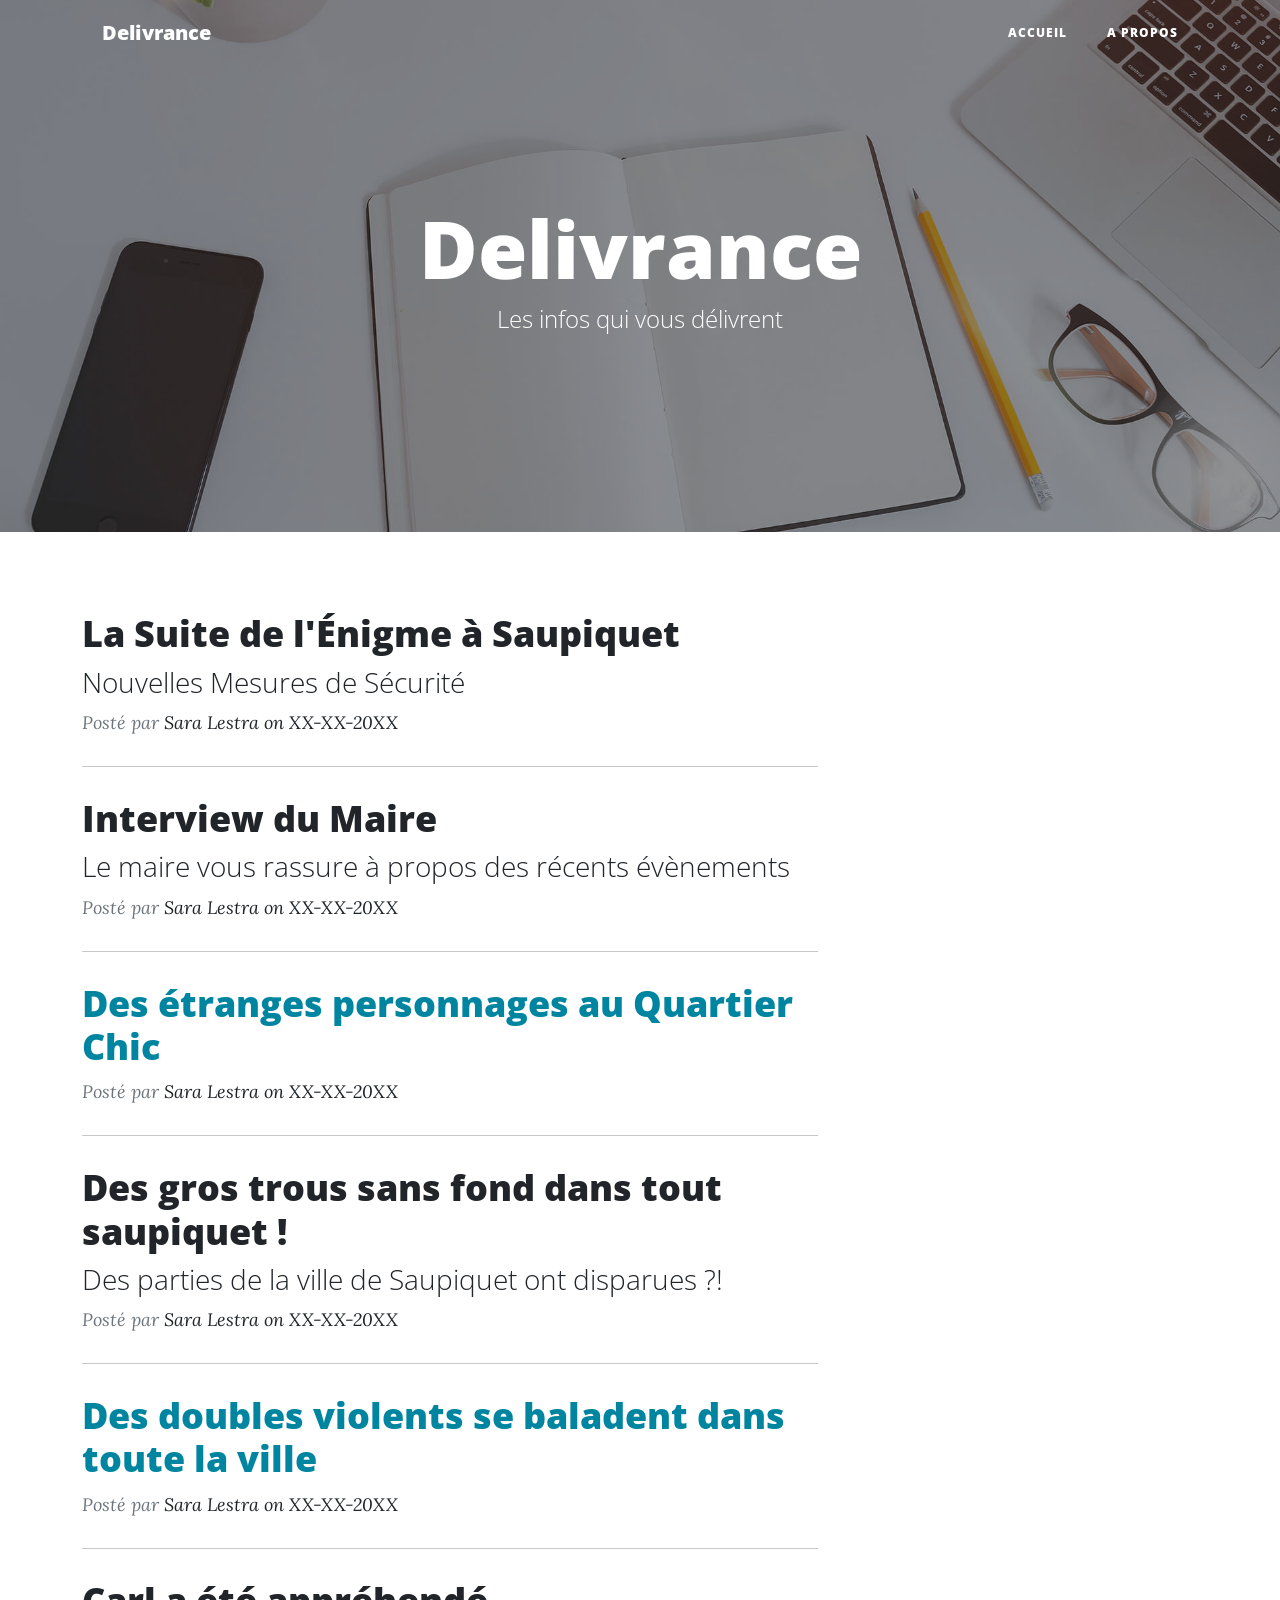
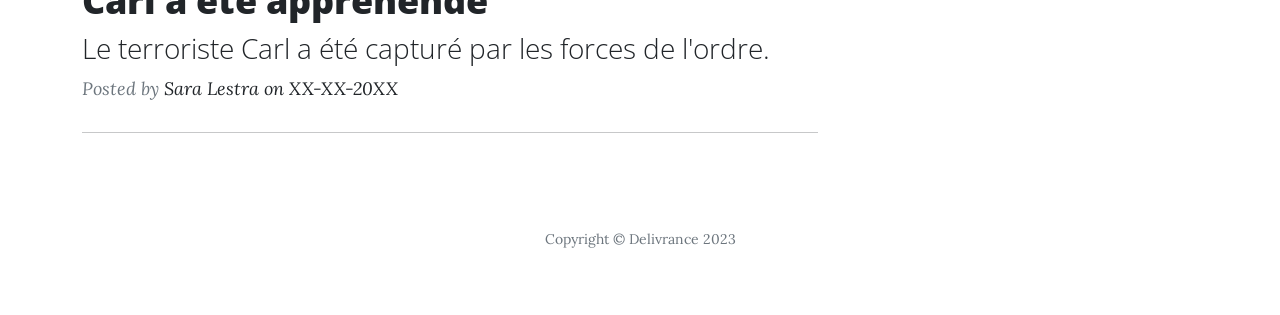
<file: index.html>
<!DOCTYPE html>
<html lang="fr">

<head>
    <meta charset="utf-8">
    <meta name="viewport" content="width=device-width, initial-scale=1.0, shrink-to-fit=no">
    <title>Delivrance</title>
    <meta name="description" content="Blog de DelivranceTV">
    <link rel="stylesheet" href="assets/bootstrap/css/bootstrap.min.css">
    <link rel="stylesheet"
        href="https://fonts.googleapis.com/css?family=Open+Sans:300italic,400italic,600italic,700italic,800italic,400,300,600,700,800&amp;display=swap">
    <link rel="stylesheet"
        href="https://fonts.googleapis.com/css?family=Lora:400,700,400italic,700italic&amp;display=swap">
    <link rel="stylesheet" href="assets/fonts/font-awesome.min.css">
    <link rel="icon" href="favicon.ico">
</head>

<body>
    <nav class="navbar navbar-light navbar-expand-lg fixed-top" id="mainNav">
        <div class="container"><a class="navbar-brand" href="index.html">Delivrance</a><button data-bs-toggle="collapse"
                data-bs-target="#navbarResponsive" class="navbar-toggler" aria-controls="navbarResponsive"
                aria-expanded="false" aria-label="Toggle navigation"><i class="fa fa-bars"></i></button>
            <div class="collapse navbar-collapse" id="navbarResponsive">
                <ul class="navbar-nav ms-auto">
                    <li class="nav-item"><a class="nav-link" href="index.html">Accueil</a></li>
                    <li class="nav-item"><a class="nav-link" href="about.html">A PROPOS</a></li>
                    <li class="nav-item"></li>
                </ul>
            </div>
        </div>
    </nav>
    <header class="masthead" style="background-image: url('assets/img/home-bg.jpg');">
        <div class="overlay"></div>
        <div class="container">
            <div class="row">
                <div class="col-md-10 col-lg-8 mx-auto position-relative">
                    <div class="site-heading">
                        <h1>Delivrance</h1><span class="subheading">Les infos qui vous délivrent</span>
                    </div>
                </div>
            </div>
        </div>
    </header>
    <div class="container">
        <div class="row">
            <div class="col-md-10 col-lg-8">
                <div class="post-preview"><a href="post-5.html">
                        <h2 class="post-title">La Suite de l'Énigme à Saupiquet</h2>
                        <h3 class="post-subtitle">Nouvelles Mesures de Sécurité</h3>
                    </a>
                    <p class="post-meta">Posté par&nbsp;<a href="#">Sara Lestra on XX-XX-20XX</a></p>
                </div>
                <hr>
                <div class="post-preview"><a href="post-4.html">
                        <h2 class="post-title">Interview du Maire</h2>
                        <h3 class="post-subtitle">Le maire vous rassure à propos des récents évènements</h3>
                    </a>
                    <p class="post-meta">Posté par&nbsp;<a href="#">Sara Lestra on XX-XX-20XX</a></p>
                </div>
                <hr>
                <div class="post-preview"><a href="post-3.html">
                        <h2 class="post-title"><span style="color: rgb(0, 133, 161);">Des étranges personnages au
                                Quartier Chic</span></h2>
                    </a>
                    <p class="post-meta">Posté par&nbsp;<a href="#">Sara Lestra on XX-XX-20XX</a></p>
                </div>
                <hr>
                <div class="post-preview"><a href="post.html">
                        <h2 class="post-title">Des gros trous sans fond dans tout saupiquet !</h2>
                        <h3 class="post-subtitle">Des parties de la ville de Saupiquet ont disparues ?!</h3>
                    </a>
                    <p class="post-meta">Posté par&nbsp;<a href="#">Sara Lestra on XX-XX-20XX</a></p>
                </div>
                <hr>
                <div class="post-preview"><a href="post-1.html">
                        <h2 class="post-title"><strong><span style="color: rgb(0, 133, 161);">Des doubles violents se
                                    baladent dans toute la ville</span></strong></h2>
                    </a>
                    <p class="post-meta">Posté par&nbsp;<a href="#">Sara Lestra on XX-XX-20XX</a></p>
                </div>
                <hr>
                <div class="post-preview"><a href="post-2.html">
                        <h2 class="post-title"> Carl a été appréhendé</h2>
                        <h3 class="post-subtitle">Le terroriste Carl a été capturé par les forces de l'ordre.</h3>
                    </a>
                    <p class="post-meta">Posted by&nbsp;<a href="#">Sara Lestra on XX-XX-20XX</a></p>
                </div>
                <div class="post-preview"></div>
                <hr>
                <div class="clearfix"></div>
            </div>
        </div>
    </div>
    <footer>
        <div class="container">
            <div class="row">
                <div class="col-md-10 col-lg-8 mx-auto">
                    <p class="text-muted copyright">Copyright&nbsp;©&nbsp;Delivrance 2023</p>
                </div>
            </div>
        </div>
    </footer>
    <script src="assets/bootstrap/js/bootstrap.min.js"></script>
    <script src="assets/js/clean-blog.js"></script>
</body>

</html>
</file>
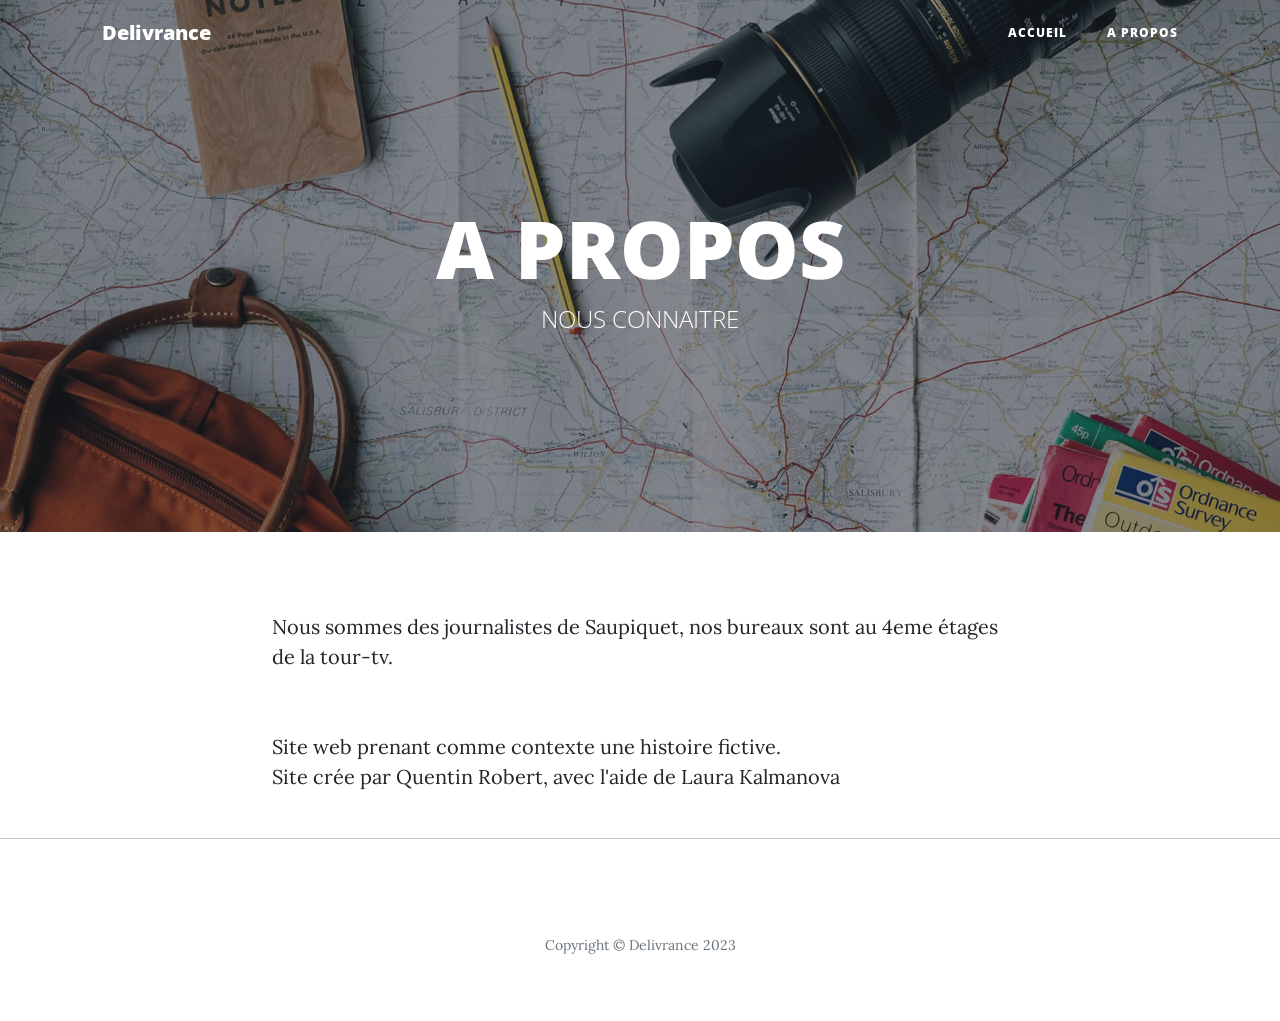
<file: about.html>
<!DOCTYPE html>
<html lang="en">

<head>
    <meta charset="utf-8">
    <meta name="viewport" content="width=device-width, initial-scale=1.0, shrink-to-fit=no">
    <title>A Propos - Delivrance</title>
    <meta name="description" content="Nous découvrir">
    <link rel="stylesheet" href="assets/bootstrap/css/bootstrap.min.css">
    <link rel="stylesheet"
        href="https://fonts.googleapis.com/css?family=Open+Sans:300italic,400italic,600italic,700italic,800italic,400,300,600,700,800&amp;display=swap">
    <link rel="stylesheet"
        href="https://fonts.googleapis.com/css?family=Lora:400,700,400italic,700italic&amp;display=swap">
    <link rel="stylesheet" href="assets/fonts/font-awesome.min.css">
</head>

<body>
    <nav class="navbar navbar-light navbar-expand-lg fixed-top" id="mainNav">
        <div class="container"><a class="navbar-brand" href="index.html">Delivrance</a><button data-bs-toggle="collapse"
                data-bs-target="#navbarResponsive" class="navbar-toggler" aria-controls="navbarResponsive"
                aria-expanded="false" aria-label="Toggle navigation"><i class="fa fa-bars"></i></button>
            <div class="collapse navbar-collapse" id="navbarResponsive">
                <ul class="navbar-nav ms-auto">
                    <li class="nav-item"><a class="nav-link" href="index.html">Accueil</a></li>
                    <li class="nav-item"><a class="nav-link" href="about.html">A PROPOS</a></li>
                    <li class="nav-item"></li>
                </ul>
            </div>
        </div>
    </nav>
    <header class="masthead" style="background-image: url('assets/img/about-bg.jpg');">
        <div class="overlay"></div>
        <div class="container">
            <div class="row">
                <div class="col-md-10 col-lg-8 mx-auto position-relative">
                    <div class="site-heading">
                        <h1>A PROPOS</h1><span class="subheading">NOUS CONNAITRE</span>
                    </div>
                </div>
            </div>
        </div>
    </header>
    <div class="container">
        <div class="row">
            <div class="col-md-10 col-lg-8 mx-auto">
                <p>Nous sommes des journalistes de Saupiquet, nos bureaux sont au 4eme étages de la tour-tv.</p>
            </div>
        </div>
    </div>
    <div class="container">
        <div class="row">
            <div class="col-md-10 col-lg-8 mx-auto">
                <p>Site web prenant comme contexte une histoire fictive.<br />Site crée par Quentin Robert, avec l'aide de Laura Kalmanova</p>
            </div>
        </div>
    </div>
    <hr>
    <footer>
        <div class="container">
            <div class="row">
                <div class="col-md-10 col-lg-8 mx-auto">
                    <p class="text-muted copyright">Copyright&nbsp;©&nbsp;Delivrance 2023</p>
                </div>
            </div>
        </div>
    </footer>
    <script src="assets/bootstrap/js/bootstrap.min.js"></script>
    <script src="assets/js/clean-blog.js"></script>
</body>

</html>
</file>
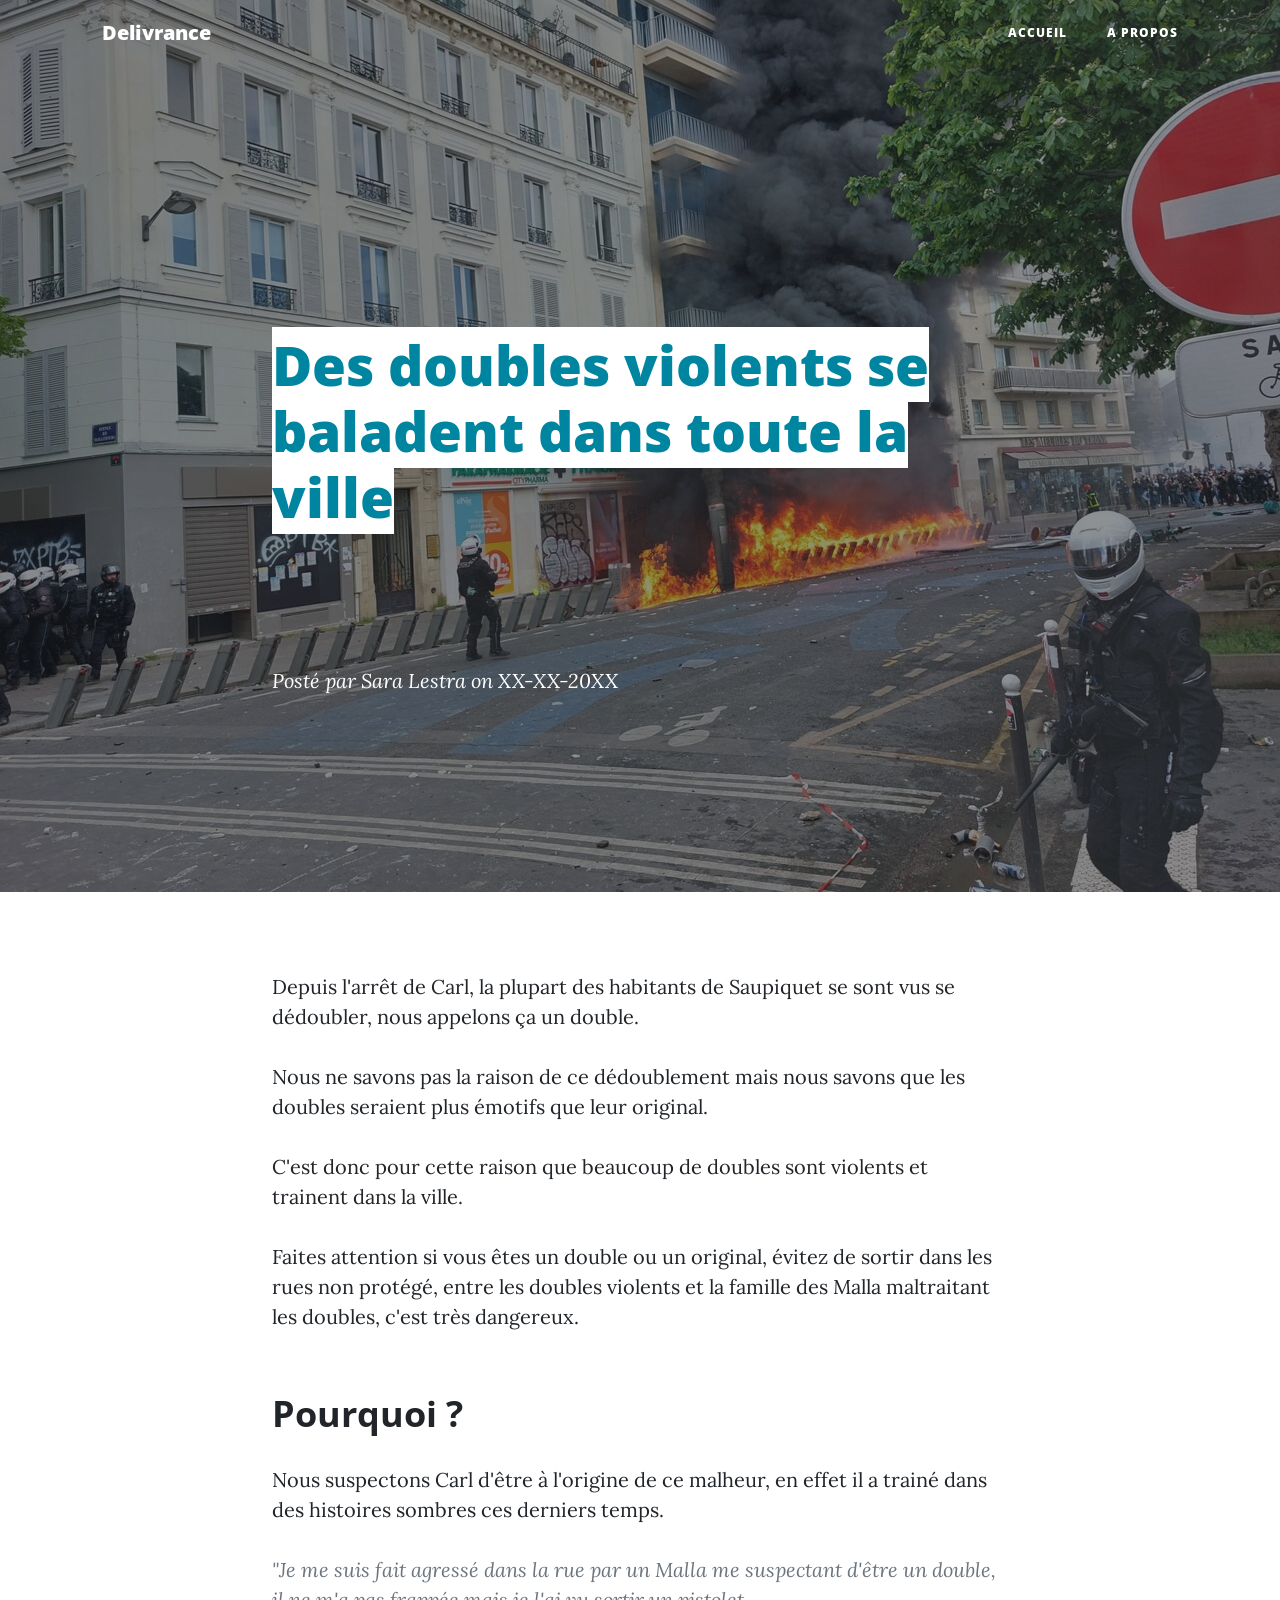
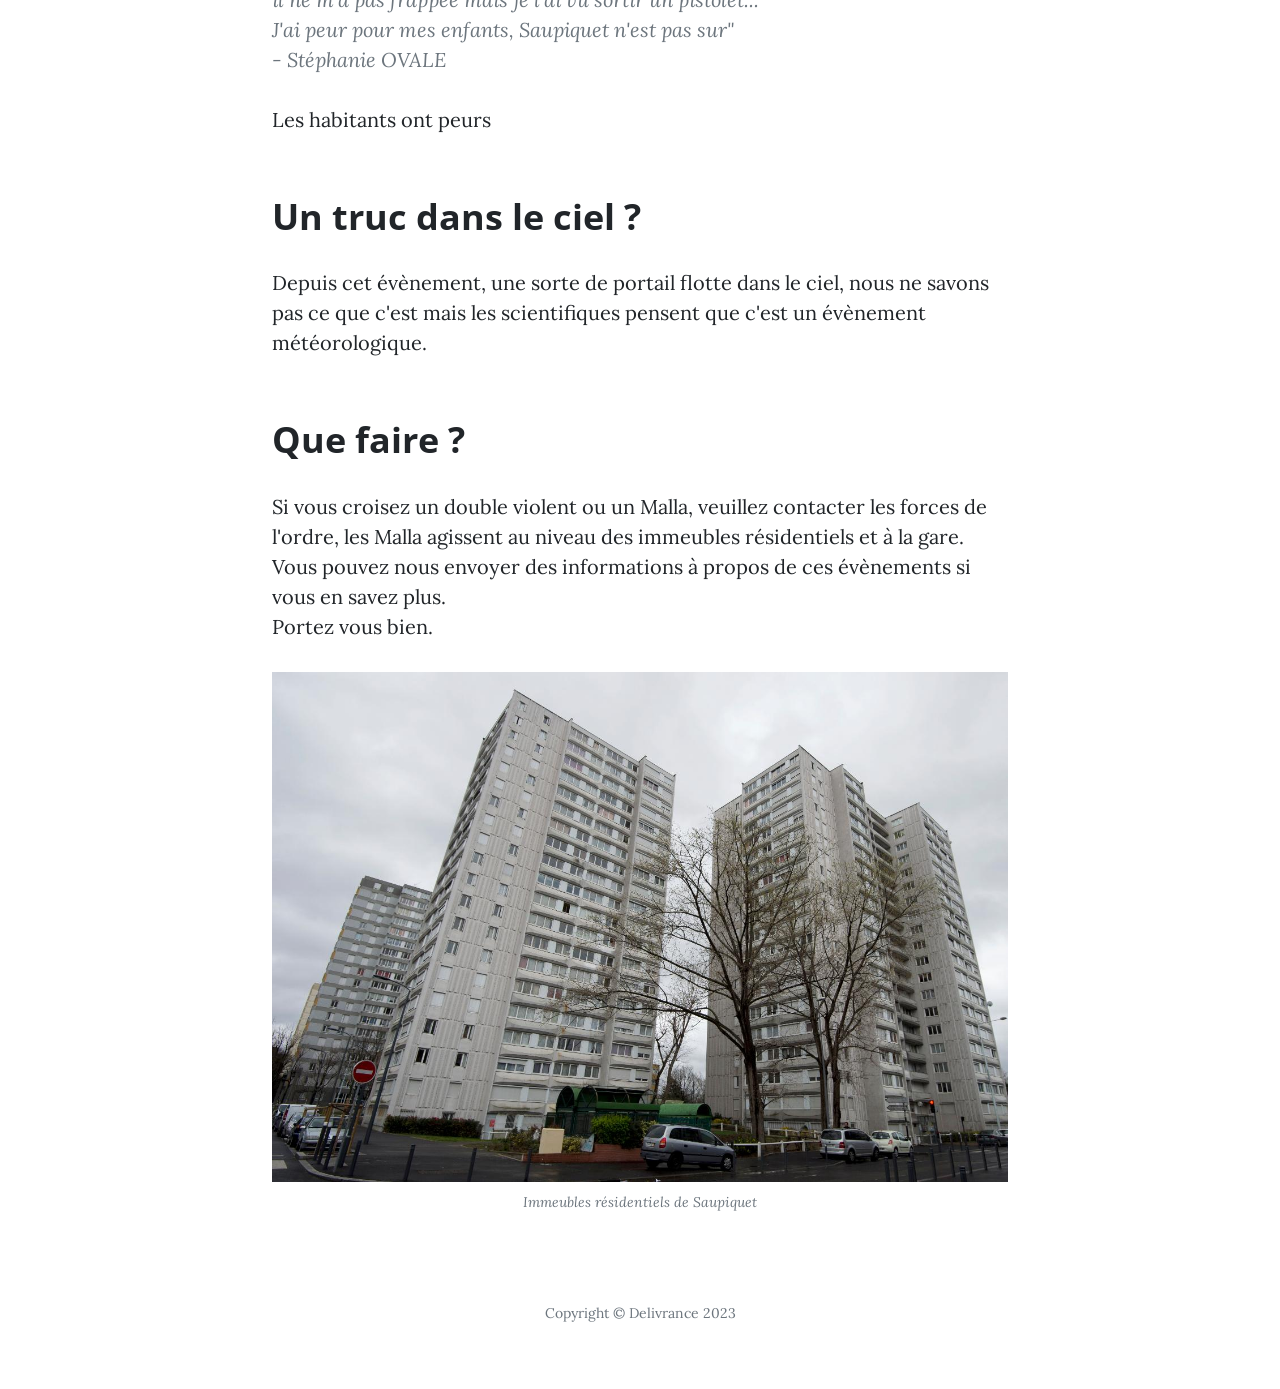
<file: post-1.html>
<!DOCTYPE html>
<html lang="en">
<head>
    <meta charset="utf-8">
    <meta name="viewport" content="width=device-width, initial-scale=1.0, shrink-to-fit=no">
    <title>Des doubles violents - Delivrance</title>
    <meta name="description" content="Des doubles violents � Saupiquet">
    <link rel="stylesheet" href="assets/bootstrap/css/bootstrap.min.css">
    <link rel="stylesheet" href="https://fonts.googleapis.com/css?family=Open+Sans:300italic,400italic,600italic,700italic,800italic,400,300,600,700,800&amp;display=swap">
    <link rel="stylesheet" href="https://fonts.googleapis.com/css?family=Lora:400,700,400italic,700italic&amp;display=swap">
    <link rel="stylesheet" href="assets/fonts/font-awesome.min.css">
</head>

<body>
    <nav class="navbar navbar-light navbar-expand-lg fixed-top" id="mainNav">
        <div class="container"><a class="navbar-brand" href="index.html">Delivrance</a><button data-bs-toggle="collapse" data-bs-target="#navbarResponsive" class="navbar-toggler" aria-controls="navbarResponsive" aria-expanded="false" aria-label="Toggle navigation"><i class="fa fa-bars"></i></button>
            <div class="collapse navbar-collapse" id="navbarResponsive">
                <ul class="navbar-nav ms-auto">
                    <li class="nav-item"><a class="nav-link" href="index.html">Accueil</a></li>
                    <li class="nav-item"><a class="nav-link" href="about.html">A PROPOS</a></li>
                    <li class="nav-item"></li>
                </ul>
            </div>
        </div>
    </nav>
    <header class="masthead" style="background-image: url('assets/img/fvdf8iexoaifz6w.jpg');">
        <div class="overlay"></div>
        <div class="container">
            <div class="row">
                <div class="col-md-10 col-lg-8 mx-auto position-relative">
                    <div class="post-heading">
                        <h1><br><br><strong><span style="color: rgb(0, 133, 161); background-color: rgb(255, 255, 255);">Des doubles violents se baladent dans toute la ville</span></strong><br><br><br></h1><span class="meta">Posté par Sara Lestra&nbsp;on XX-XX-20XX</span>
                    </div>
                </div>
            </div>
        </div>
    </header>
    <article>
        <div class="container">
            <div class="row">
                <div class="col-md-10 col-lg-8 mx-auto">
                    <p>Depuis l'arrêt de Carl, la plupart des habitants de Saupiquet se sont vus se dédoubler, nous appelons ça un double.</p>
                    <p>Nous ne savons pas la raison de ce dédoublement mais nous savons que les doubles seraient plus émotifs que leur original.</p>
                    <p>C'est donc pour cette raison que beaucoup de doubles sont violents et trainent dans la ville.</p>
                    <p>Faites attention si vous êtes un double ou un original, évitez de sortir dans les rues non protégé, entre les doubles violents et la famille des Malla maltraitant les doubles, c'est très dangereux.</p>
                    <h2 class="section-heading">Pourquoi ?</h2>
                    <p>Nous suspectons Carl d'être à l'origine de ce malheur, en effet il a trainé dans des histoires sombres ces derniers temps.</p>
                    <figure>
                        <blockquote class="blockquote">
                            <p class="mb-0">"Je me suis fait agressé dans la rue par un Malla me suspectant d'être un double, il ne m'a pas frappée mais je l'ai vu sortir un pistolet...<br>J'ai peur pour mes enfants, Saupiquet n'est pas sur"<br>- Stéphanie OVALE</p>
                        </blockquote>
                    </figure>
                    <p>Les habitants ont peurs</p>
                    <h2 class="section-heading">Un truc dans le ciel ?</h2>
                    <p>Depuis cet évènement, une sorte de portail flotte dans le ciel, nous ne savons pas ce que c'est mais les scientifiques pensent que c'est un évènement météorologique.</p>
                    <h2 class="section-heading">Que faire ?</h2>
                    <p>Si vous croisez un double violent ou un Malla, veuillez contacter les forces de l'ordre, les Malla agissent au niveau des immeubles résidentiels et à la gare.<br>Vous pouvez nous envoyer des informations à propos de ces évènements si vous en savez plus.<br>Portez vous bien.</p><a href="#"><img class="img-fluid" src="assets/img/hlm.jpg"></a><span class="text-muted caption">Immeubles résidentiels de Saupiquet</span>
                </div>
            </div>
        </div>
    </article>
    <footer>
        <div class="container">
            <div class="row">
                <div class="col-md-10 col-lg-8 mx-auto">
                    <p class="text-muted copyright">Copyright&nbsp;©&nbsp;Delivrance 2023</p>
                </div>
            </div>
        </div>
    </footer>
    <script src="assets/bootstrap/js/bootstrap.min.js"></script>
    <script src="assets/js/clean-blog.js"></script>
</body>

</html>
</file>
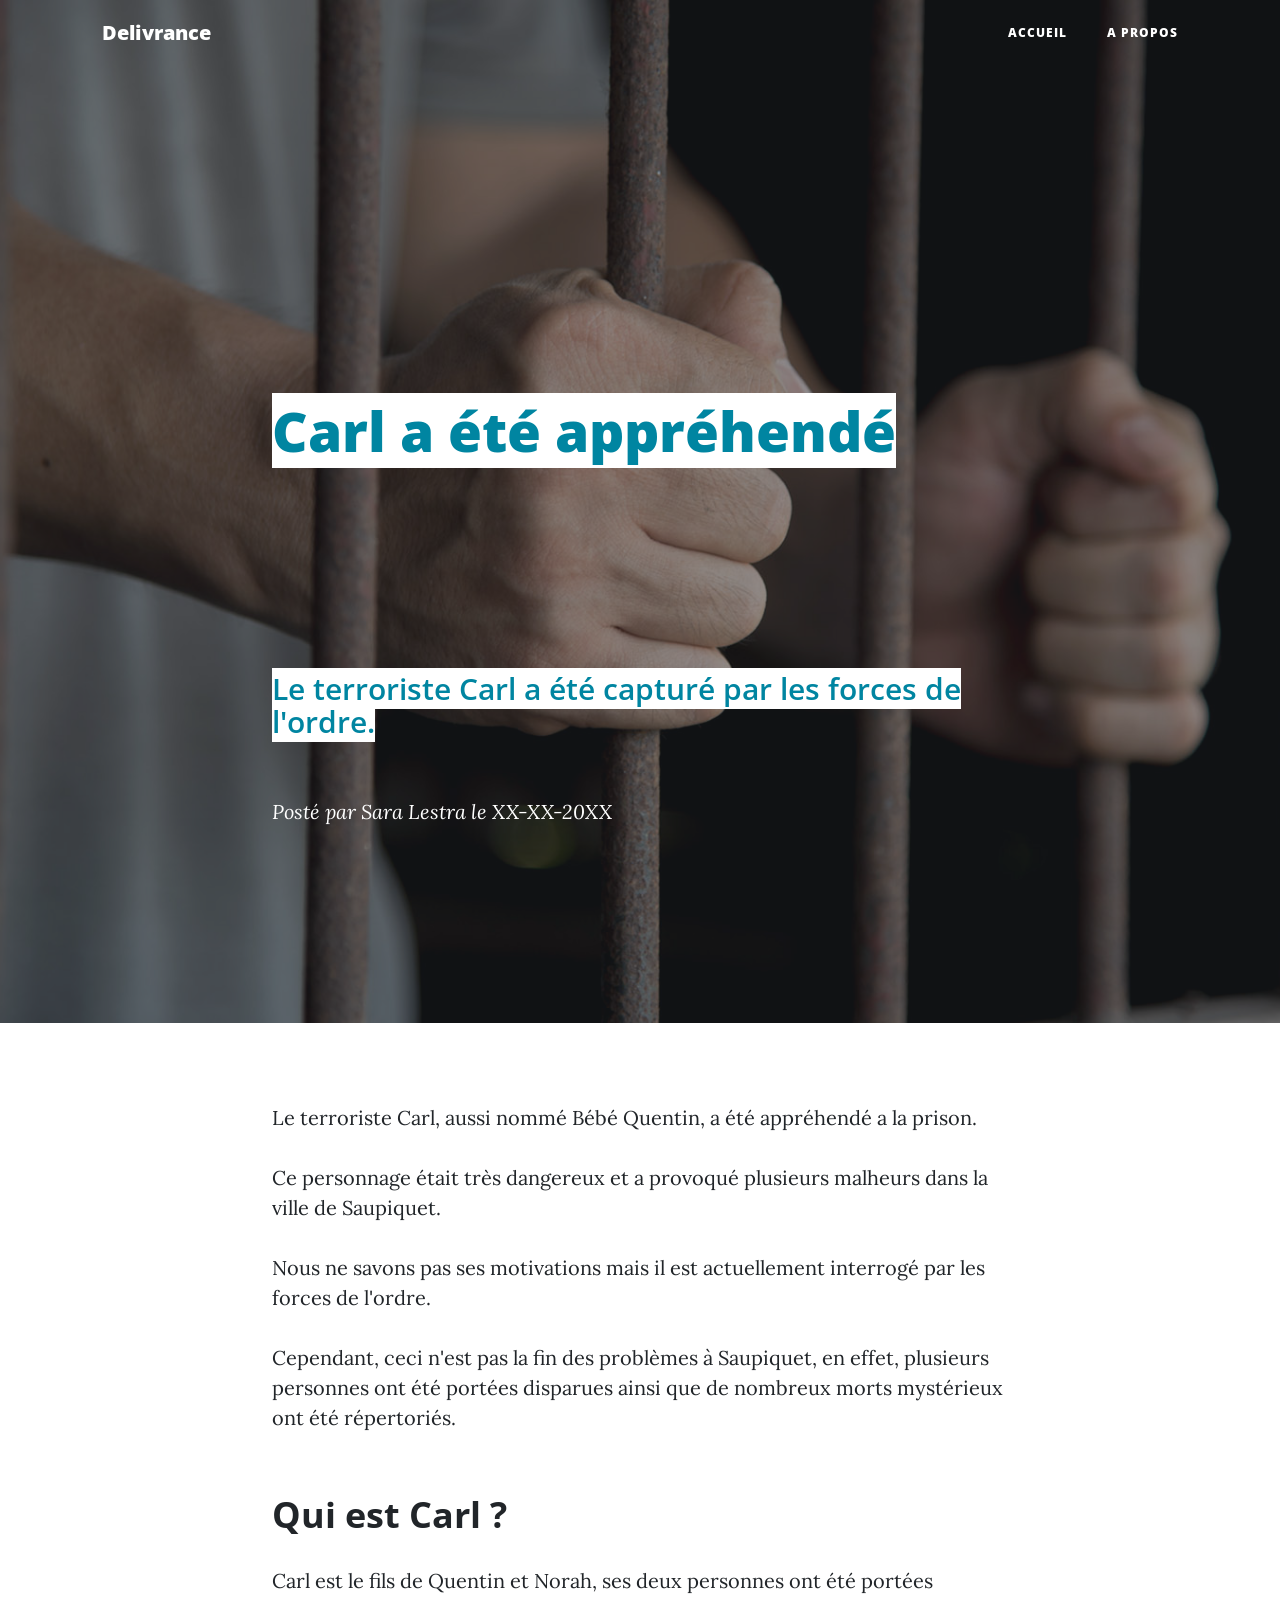
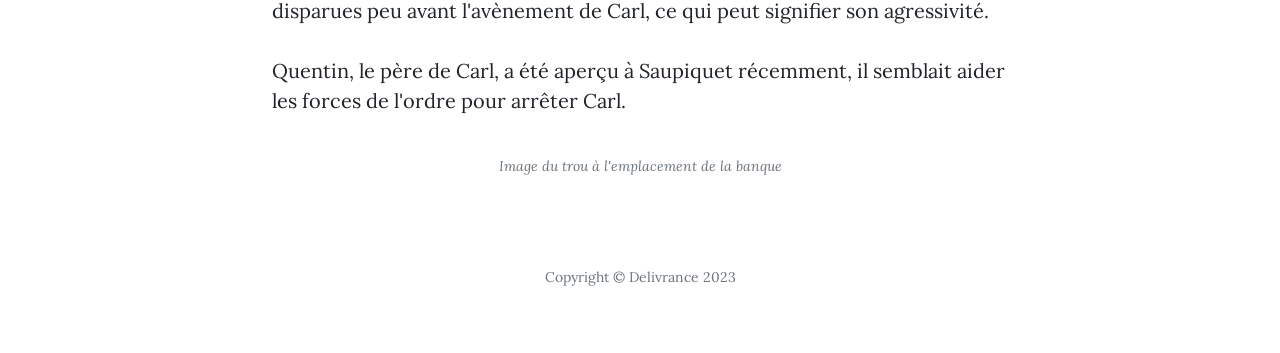
<file: post-2.html>
<!DOCTYPE html>
<html lang="en">
<head>
    <meta charset="utf-8">
    <meta name="viewport" content="width=device-width, initial-scale=1.0, shrink-to-fit=no">
    <title>Carl a été appréhendé - Delivrance</title>
    <meta name="description" content="Le dangereux terroriste Carl a été arrêté, mais ça n'arrange pas la situation de la ville">
    <link rel="stylesheet" href="assets/bootstrap/css/bootstrap.min.css">
    <link rel="stylesheet" href="https://fonts.googleapis.com/css?family=Open+Sans:300italic,400italic,600italic,700italic,800italic,400,300,600,700,800&amp;display=swap">
    <link rel="stylesheet" href="https://fonts.googleapis.com/css?family=Lora:400,700,400italic,700italic&amp;display=swap">
    <link rel="stylesheet" href="assets/fonts/font-awesome.min.css">
</head>

<body>
    <nav class="navbar navbar-light navbar-expand-lg fixed-top" id="mainNav">
        <div class="container"><a class="navbar-brand" href="index.html">Delivrance</a><button data-bs-toggle="collapse" data-bs-target="#navbarResponsive" class="navbar-toggler" aria-controls="navbarResponsive" aria-expanded="false" aria-label="Toggle navigation"><i class="fa fa-bars"></i></button>
            <div class="collapse navbar-collapse" id="navbarResponsive">
                <ul class="navbar-nav ms-auto">
                    <li class="nav-item"><a class="nav-link" href="index.html">Accueil</a></li>
                    <li class="nav-item"><a class="nav-link" href="about.html">A PROPOS</a></li>
                    <li class="nav-item"></li>
                </ul>
            </div>
        </div>
    </nav>
    <header class="masthead" style="background-image: url('assets/img/prison.jpg');">
        <div class="overlay"></div>
        <div class="container">
            <div class="row">
                <div class="col-md-10 col-lg-8 mx-auto position-relative">
                    <div class="post-heading">
                        <h1><br><br><br><strong><span style="color: rgb(0, 133, 161); background-color: rgb(255, 255, 255);">Carl a été appréhendé</span></strong><br><br><br></h1>
                        <h2 class="subheading"><br><br><span style="color: rgb(0, 133, 161); background-color: rgb(255, 255, 255);">Le terroriste Carl a été capturé par les forces de l'ordre.</span><br><br></h2><span class="meta">Posté par Sara Lestra&nbsp;le XX-XX-20XX</span>
                    </div>
                </div>
            </div>
        </div>
    </header>
    <article>
        <div class="container">
            <div class="row">
                <div class="col-md-10 col-lg-8 mx-auto">
                    <p>Le terroriste Carl, aussi nommé Bébé Quentin, a été appréhendé a la prison.</p>
                    <p>Ce personnage était très dangereux et a provoqué plusieurs malheurs dans la ville de Saupiquet.</p>
                    <p>Nous ne savons pas ses motivations mais il est actuellement interrogé par les forces de l'ordre.</p>
                    <p>Cependant, ceci n'est pas la fin des problèmes à Saupiquet, en effet, plusieurs personnes ont été portées disparues ainsi que de nombreux morts mystérieux ont été répertoriés.</p>
                    <h2 class="section-heading">Qui est Carl ?</h2>
                    <p>Carl est le fils de Quentin et Norah, ses deux personnes ont été portées disparues peu avant l'avènement de Carl, ce qui peut signifier son agressivité.</p>
                    <p>Quentin, le père de Carl, a été aperçu à Saupiquet récemment, il semblait aider les forces de l'ordre pour arrêter Carl.</p><a href="#"></a><span class="text-muted caption">Image du trou à l'emplacement de la banque</span>
                </div>
            </div>
        </div>
    </article>
    <footer>
        <div class="container">
            <div class="row">
                <div class="col-md-10 col-lg-8 mx-auto">
                    <p class="text-muted copyright">Copyright&nbsp;©&nbsp;Delivrance 2023</p>
                </div>
            </div>
        </div>
    </footer>
    <script src="assets/bootstrap/js/bootstrap.min.js"></script>
    <script src="assets/js/clean-blog.js"></script>
</body>

</html>
</file>
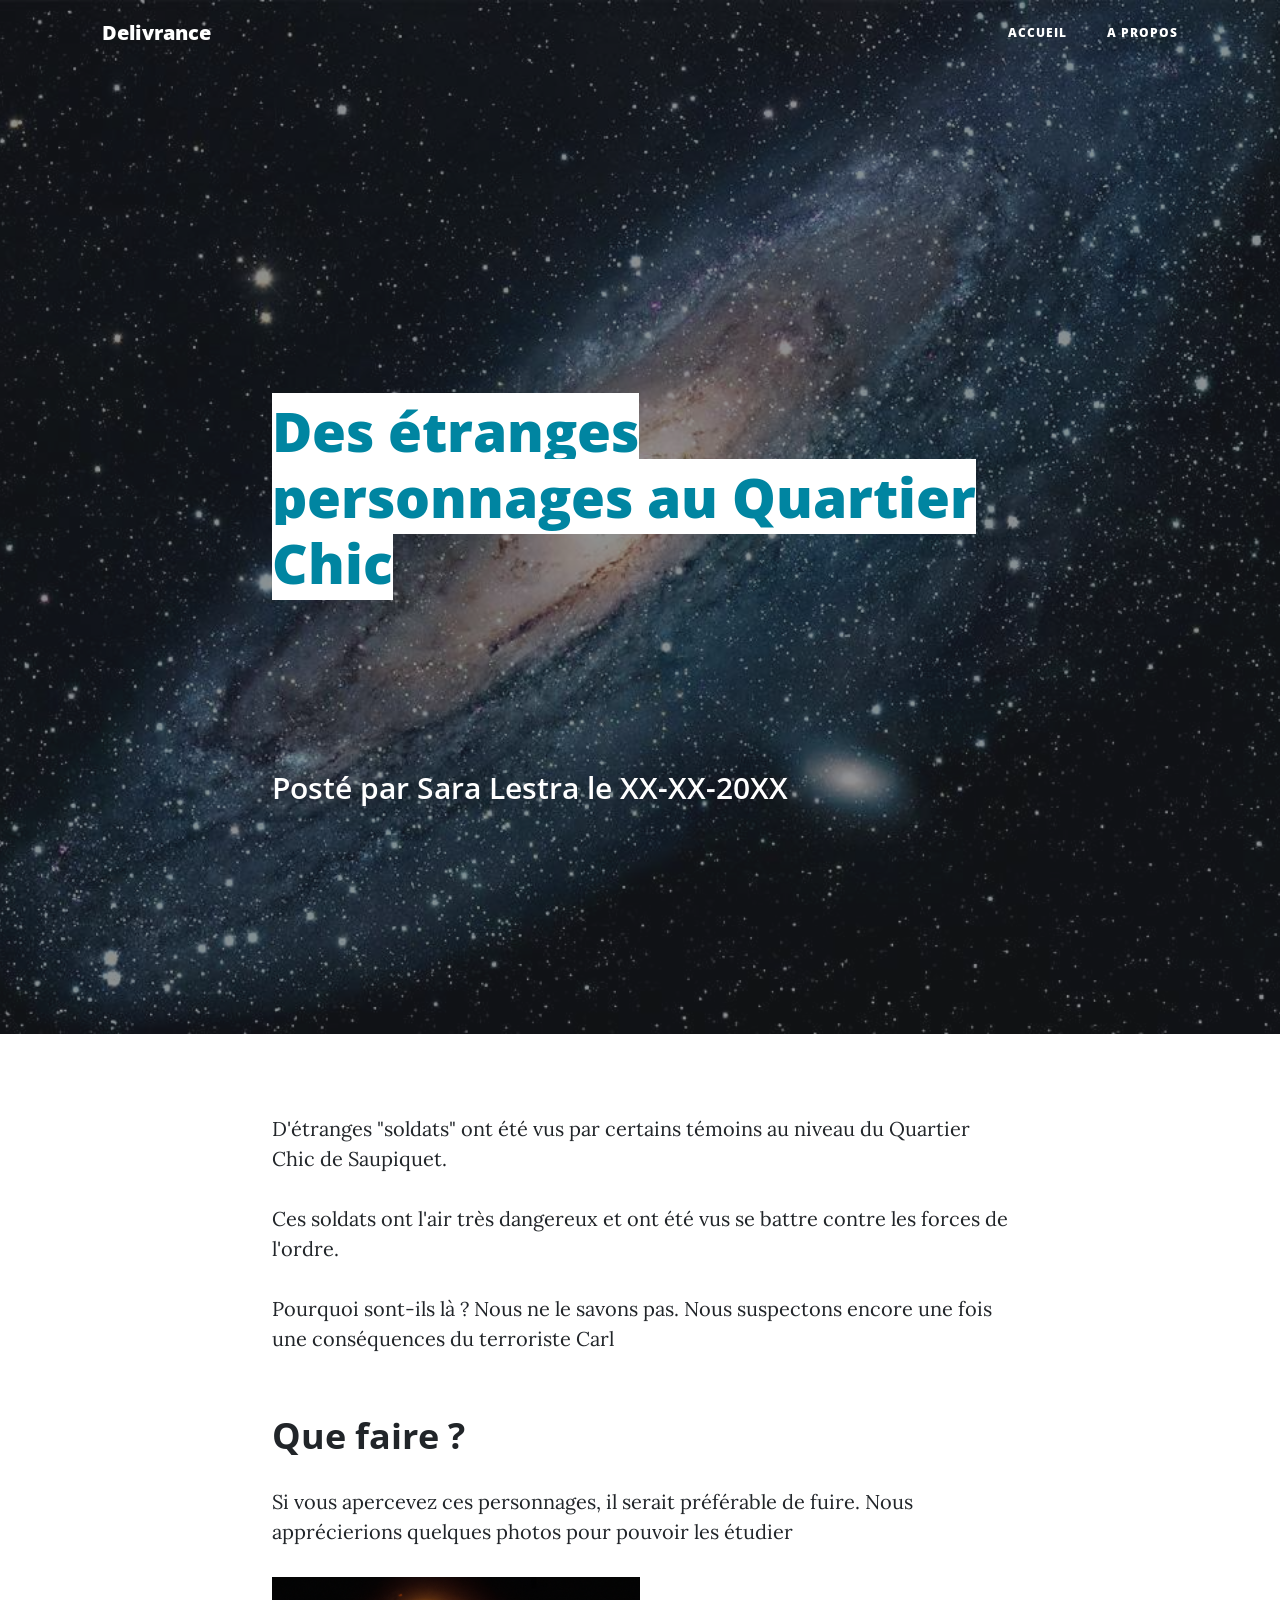
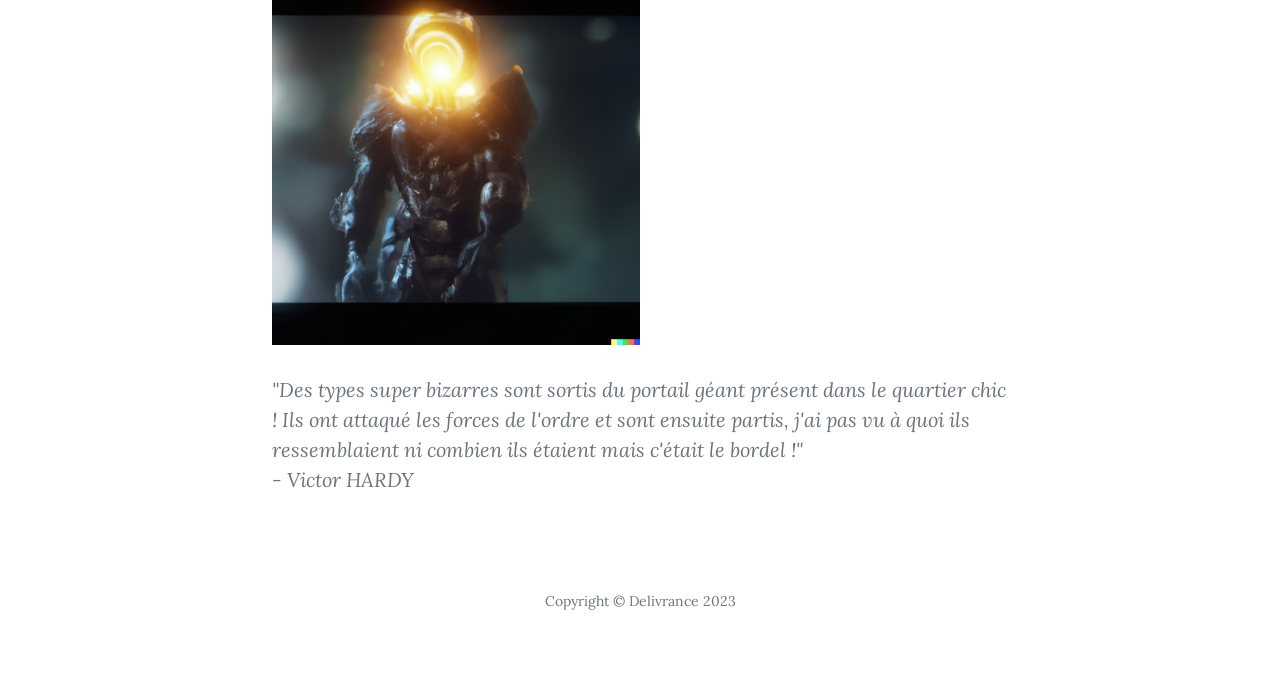
<file: post-3.html>
<!DOCTYPE html>
<html lang="en">
<head>
    <meta charset="utf-8">
    <meta name="viewport" content="width=device-width, initial-scale=1.0, shrink-to-fit=no">
    <title>D'étranges personnages au Quartier Chic - Delivrance</title>
    <meta name="description" content="Qui sont ces personnes étranges qui ont apparues dans Saupiquet ?">
    <link rel="stylesheet" href="assets/bootstrap/css/bootstrap.min.css">
    <link rel="stylesheet" href="https://fonts.googleapis.com/css?family=Open+Sans:300italic,400italic,600italic,700italic,800italic,400,300,600,700,800&amp;display=swap">
    <link rel="stylesheet" href="https://fonts.googleapis.com/css?family=Lora:400,700,400italic,700italic&amp;display=swap">
    <link rel="stylesheet" href="assets/fonts/font-awesome.min.css">
</head>

<body>
    <nav class="navbar navbar-light navbar-expand-lg fixed-top" id="mainNav">
        <div class="container"><a class="navbar-brand" href="index.html">Delivrance</a><button data-bs-toggle="collapse" data-bs-target="#navbarResponsive" class="navbar-toggler" aria-controls="navbarResponsive" aria-expanded="false" aria-label="Toggle navigation"><i class="fa fa-bars"></i></button>
            <div class="collapse navbar-collapse" id="navbarResponsive">
                <ul class="navbar-nav ms-auto">
                    <li class="nav-item"><a class="nav-link" href="index.html">Accueil</a></li>
                    <li class="nav-item"><a class="nav-link" href="about.html">A PROPOS</a></li>
                    <li class="nav-item"></li>
                </ul>
            </div>
        </div>
    </nav>
    <header class="masthead" style="background-image: url('assets/img/andromede.jpg');">
        <div class="overlay"></div>
        <div class="container">
            <div class="row">
                <div class="col-md-10 col-lg-8 mx-auto position-relative">
                    <div class="post-heading">
                        <h1><br><br><br><strong><span style="color: rgb(0, 133, 161); background-color: rgb(255, 255, 255);">Des étranges personnages au Quartier Chic</span></strong><br><br><br></h1>
                        <h2 class="subheading"><br>Posté par Sara Lestra&nbsp;le XX-XX-20XX</span>
                    </div>
                </div>
            </div>
        </div>
    </header>
    <article>
        <div class="container">
            <div class="row">
                <div class="col-md-10 col-lg-8 mx-auto">
                    <p>D'étranges "soldats" ont été vus par certains témoins au niveau du Quartier Chic de Saupiquet.</p>
                    <p>Ces soldats ont l'air très dangereux et ont été vus se battre contre les forces de l'ordre.</p>
                    <p>Pourquoi sont-ils là ? Nous ne le savons pas. Nous suspectons encore une fois une conséquences du terroriste Carl</p>
                    <h2 class="section-heading">Que faire ?</h2>
                    <p>Si vous apercevez ces personnages, il serait préférable de fuire. Nous apprécierions quelques photos pour pouvoir les étudier</p><a href="#"><img class="img-fluid" style="width:50%;"src="assets/img/soldats.png"></a>
                    <figure>
                        <blockquote class="blockquote">
                            <p class="mb-0">"Des types super bizarres sont sortis du portail géant présent dans le quartier chic ! Ils ont attaqué les forces de l'ordre et sont ensuite partis, j'ai pas vu à quoi ils ressemblaient ni combien ils étaient mais c'était le bordel !"<br>- Victor HARDY</p>
                        </blockquote>
                    </figure>
                </div>
            </div>
        </div>
    </article>
    <footer>
        <div class="container">
            <div class="row">
                <div class="col-md-10 col-lg-8 mx-auto">
                    <p class="text-muted copyright">Copyright&nbsp;©&nbsp;Delivrance 2023</p>
                </div>
            </div>
        </div>
    </footer>
    <script src="assets/bootstrap/js/bootstrap.min.js"></script>
    <script src="assets/js/clean-blog.js"></script>
</body>

</html>
</file>
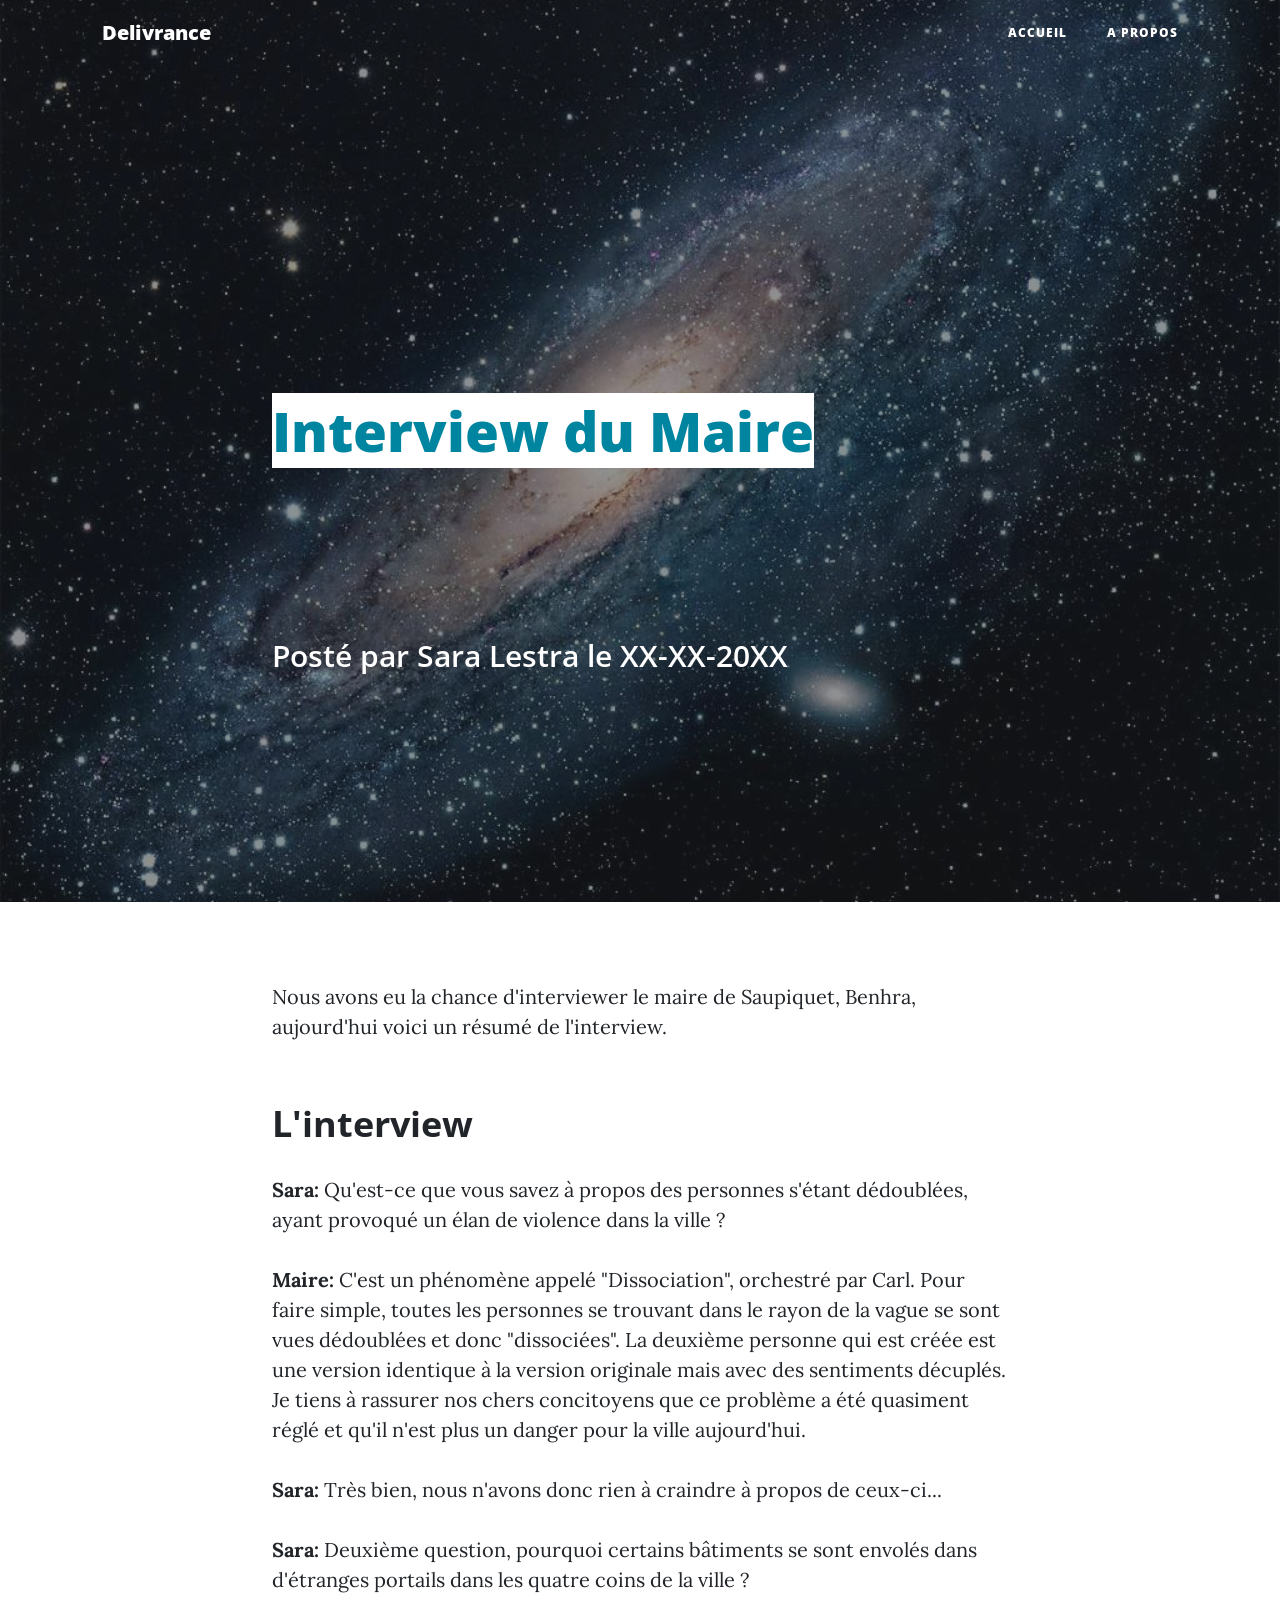
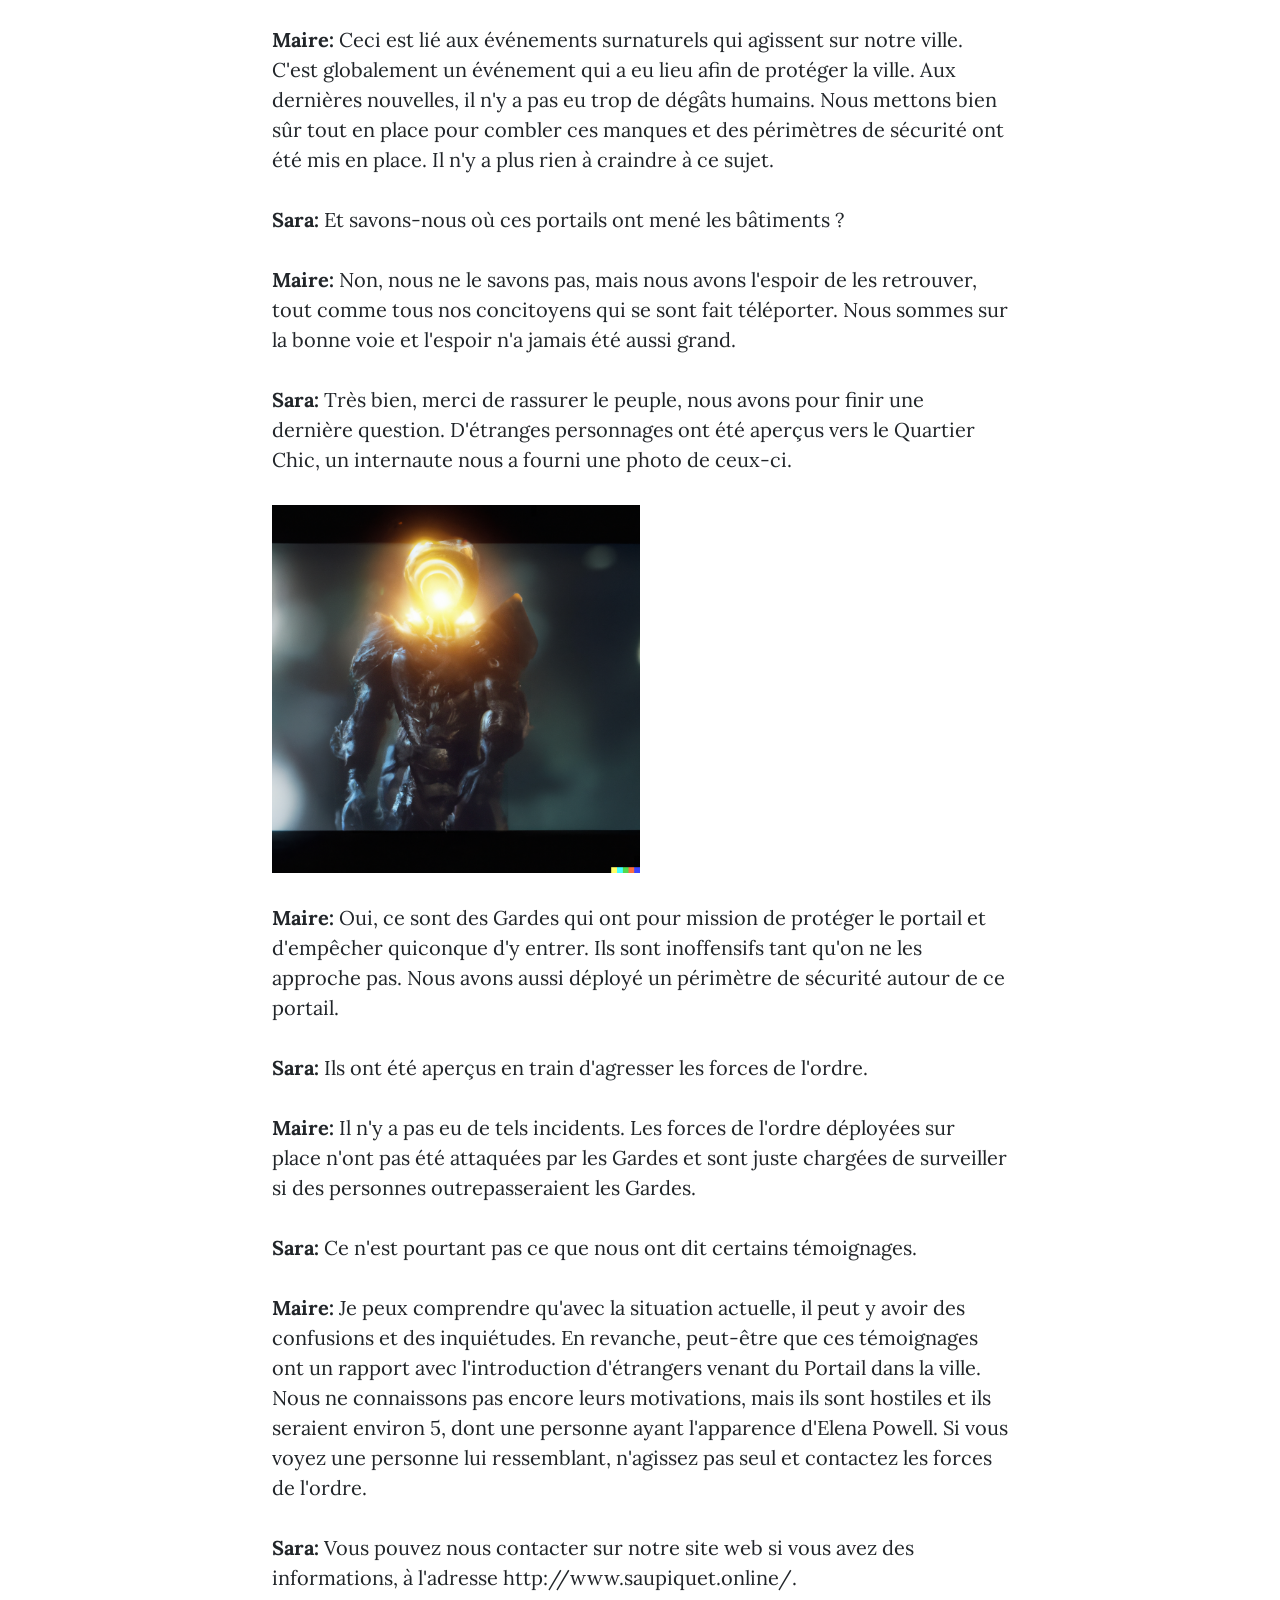
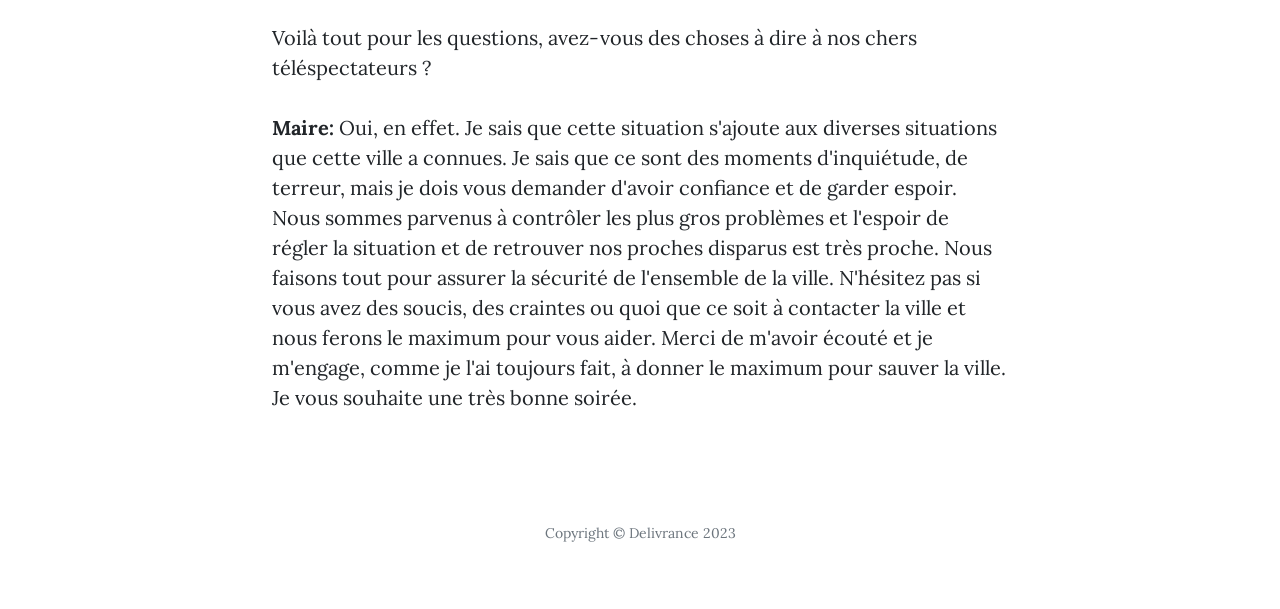
<file: post-4.html>
<!DOCTYPE html>
<html lang="en">
<head>
    <meta charset="utf-8">
    <meta name="viewport" content="width=device-width, initial-scale=1.0, shrink-to-fit=no">
    <title>Interview du maire - Delivrance</title>
    <meta name="description" content="Le maire vous rassure à propos des récents évènements">
    <link rel="stylesheet" href="assets/bootstrap/css/bootstrap.min.css">
    <link rel="stylesheet" href="https://fonts.googleapis.com/css?family=Open+Sans:300italic,400italic,600italic,700italic,800italic,400,300,600,700,800&amp;display=swap">
    <link rel="stylesheet" href="https://fonts.googleapis.com/css?family=Lora:400,700,400italic,700italic&amp;display=swap">
    <link rel="stylesheet" href="assets/fonts/font-awesome.min.css">
</head>

<body>
    <nav class="navbar navbar-light navbar-expand-lg fixed-top" id="mainNav">
        <div class="container"><a class="navbar-brand" href="index.html">Delivrance</a><button data-bs-toggle="collapse" data-bs-target="#navbarResponsive" class="navbar-toggler" aria-controls="navbarResponsive" aria-expanded="false" aria-label="Toggle navigation"><i class="fa fa-bars"></i></button>
            <div class="collapse navbar-collapse" id="navbarResponsive">
                <ul class="navbar-nav ms-auto">
                    <li class="nav-item"><a class="nav-link" href="index.html">Accueil</a></li>
                    <li class="nav-item"><a class="nav-link" href="about.html">A PROPOS</a></li>
                    <li class="nav-item"></li>
                </ul>
            </div>
        </div>
    </nav>
    <header class="masthead" style="background-image: url('assets/img/andromede.jpg');">
        <div class="overlay"></div>
        <div class="container">
            <div class="row">
                <div class="col-md-10 col-lg-8 mx-auto position-relative">
                    <div class="post-heading">
                        <h1><br><br><br><strong><span style="color: rgb(0, 133, 161); background-color: rgb(255, 255, 255);">Interview du Maire</span></strong><br><br><br></h1>
                        <h2 class="subheading"><br>Posté par Sara Lestra&nbsp;le XX-XX-20XX</span>
                    </div>
                </div>
            </div>
        </div>
    </header>
    <article>
        <div class="container">
            <div class="row">
                <div class="col-md-10 col-lg-8 mx-auto">
                    <p>Nous avons eu la chance d'interviewer le maire de Saupiquet, Benhra, aujourd'hui voici un résumé de l'interview.
                    <h2 class="section-heading">L'interview</h2>
                    <p><strong>Sara:</strong> Qu'est-ce que vous savez à propos des personnes s'étant dédoublées, ayant provoqué un élan de violence dans la ville ?</p>
                    <p><strong>Maire:</strong> C'est un phénomène appelé "Dissociation", orchestré par Carl. Pour faire simple, toutes les personnes se trouvant dans le rayon de la vague se sont vues dédoublées et donc "dissociées". La deuxième personne qui est créée est une version identique à la version originale mais avec des sentiments décuplés. Je tiens à rassurer nos chers concitoyens que ce problème a été quasiment réglé et qu'il n'est plus un danger pour la ville aujourd'hui.</p>
                    <p><strong>Sara:</strong> Très bien, nous n'avons donc rien à craindre à propos de ceux-ci...</p>
                    <p><strong>Sara:</strong> Deuxième question, pourquoi certains bâtiments se sont envolés dans d'étranges portails dans les quatre coins de la ville ?</p>
                    <p><strong>Maire:</strong> Ceci est lié aux événements surnaturels qui agissent sur notre ville. C'est globalement un événement qui a eu lieu afin de protéger la ville. Aux dernières nouvelles, il n'y a pas eu trop de dégâts humains. Nous mettons bien sûr tout en place pour combler ces manques et des périmètres de sécurité ont été mis en place. Il n'y a plus rien à craindre à ce sujet.</p>
                    <p><strong>Sara:</strong> Et savons-nous où ces portails ont mené les bâtiments ?</p>
                    <p><strong>Maire:</strong> Non, nous ne le savons pas, mais nous avons l'espoir de les retrouver, tout comme tous nos concitoyens qui se sont fait téléporter. Nous sommes sur la bonne voie et l'espoir n'a jamais été aussi grand.</p>
                    <p><strong>Sara:</strong> Très bien, merci de rassurer le peuple, nous avons pour finir une dernière question. D'étranges personnages ont été aperçus vers le Quartier Chic, un internaute nous a fourni une photo de ceux-ci.</p>
                    <img style="width:50%;" src="assets/img/soldats.png" alt="Photo des étranges personnages">
                    <p><strong>Maire:</strong> Oui, ce sont des Gardes qui ont pour mission de protéger le portail et d'empêcher quiconque d'y entrer. Ils sont inoffensifs tant qu'on ne les approche pas. Nous avons aussi déployé un périmètre de sécurité autour de ce portail.</p>
                    <p><strong>Sara:</strong> Ils ont été aperçus en train d'agresser les forces de l'ordre.</p>
                    <p><strong>Maire:</strong> Il n'y a pas eu de tels incidents. Les forces de l'ordre déployées sur place n'ont pas été attaquées par les Gardes et sont juste chargées de surveiller si des personnes outrepasseraient les Gardes.</p>
                    <p><strong>Sara:</strong> Ce n'est pourtant pas ce que nous ont dit certains témoignages.</p>
                    <p><strong>Maire:</strong> Je peux comprendre qu'avec la situation actuelle, il peut y avoir des confusions et des inquiétudes. En revanche, peut-être que ces témoignages ont un rapport avec l'introduction d'étrangers venant du Portail dans la ville. Nous ne connaissons pas encore leurs motivations, mais ils sont hostiles et ils seraient environ 5, dont une personne ayant l'apparence d'Elena Powell. Si vous voyez une personne lui ressemblant, n'agissez pas seul et contactez les forces de l'ordre.</p>
                    <p><strong>Sara:</strong> Vous pouvez nous contacter sur notre site web si vous avez des informations, à l'adresse http://www.saupiquet.online/.</p>
                    <p>Voilà tout pour les questions, avez-vous des choses à dire à nos chers téléspectateurs ?</p>
                    <p><strong>Maire:</strong> Oui, en effet. Je sais que cette situation s'ajoute aux diverses situations que cette ville a connues. Je sais que ce sont des moments d'inquiétude, de terreur, mais je dois vous demander d'avoir confiance et de garder espoir. Nous sommes parvenus à contrôler les plus gros problèmes et l'espoir de régler la situation et de retrouver nos proches disparus est très proche. Nous faisons tout pour assurer la sécurité de l'ensemble de la ville. N'hésitez pas si vous avez des soucis, des craintes ou quoi que ce soit à contacter la ville et nous ferons le maximum pour vous aider. Merci de m'avoir écouté et je m'engage, comme je l'ai toujours fait, à donner le maximum pour sauver la ville. Je vous souhaite une très bonne soirée.</p>
                </div>
                </div>
            </div>
        </div>
    </article>
    <footer>
        <div class="container">
            <div class="row">
                <div class="col-md-10 col-lg-8 mx-auto">
                    <p class="text-muted copyright">Copyright&nbsp;©&nbsp;Delivrance 2023</p>
                </div>
            </div>
        </div>
    </footer>
    <script src="assets/bootstrap/js/bootstrap.min.js"></script>
    <script src="assets/js/clean-blog.js"></script>
</body>

</html>
</file>
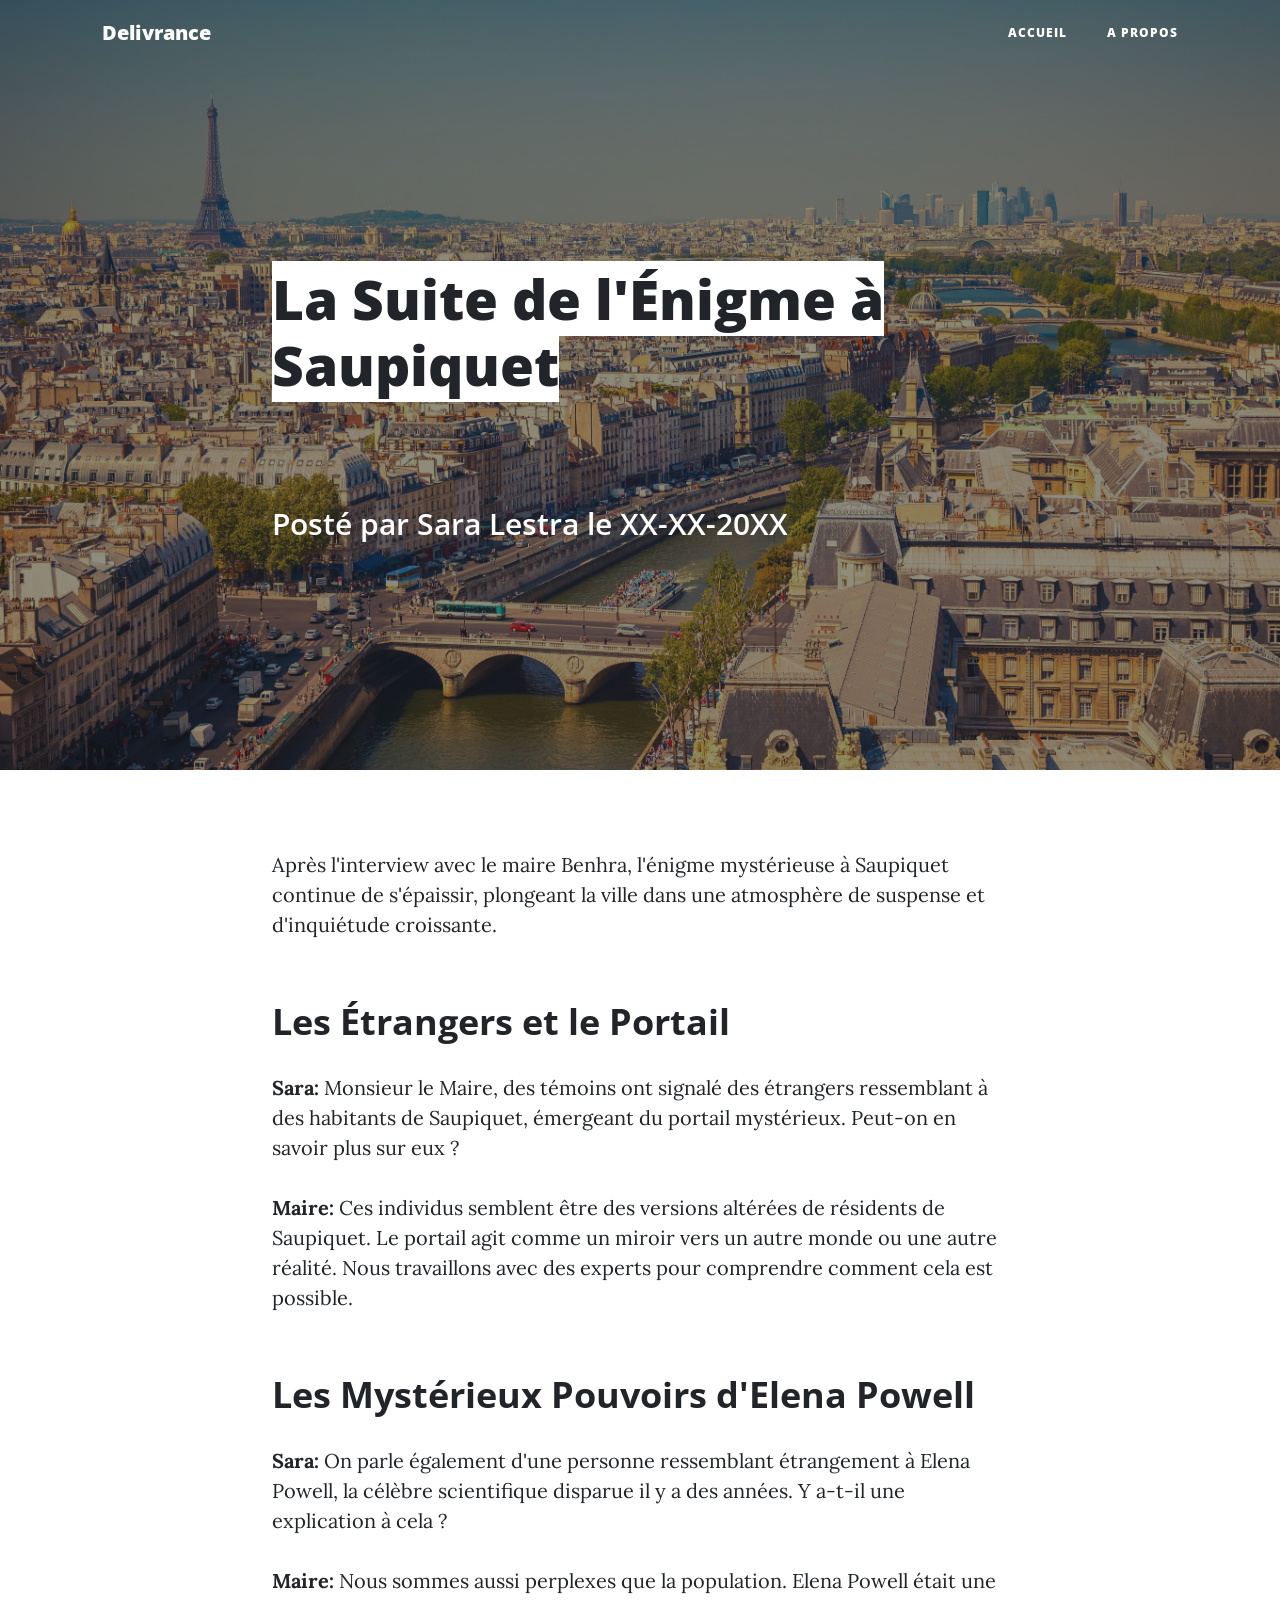
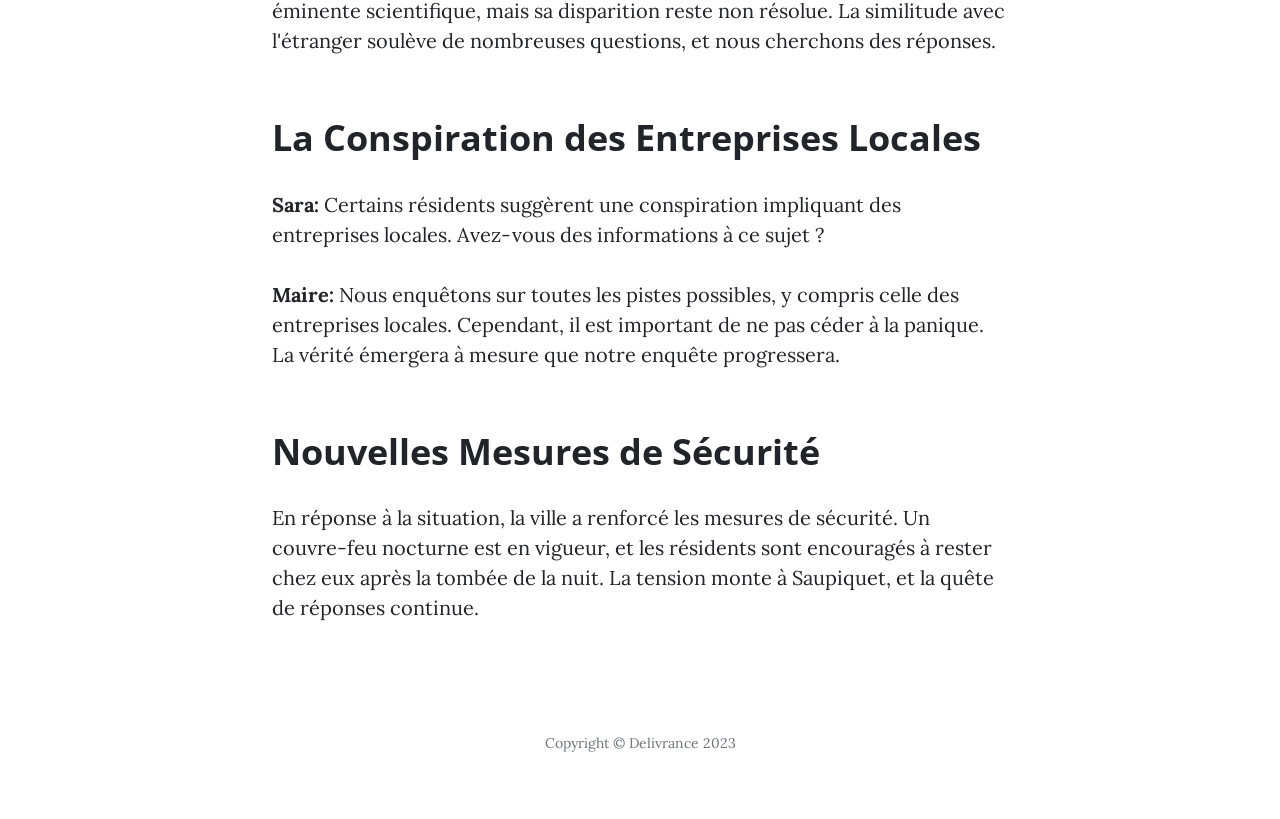
<file: post-5.html>
<!DOCTYPE html>
<html lang="en">
<head>
    <meta charset="utf-8">
    <meta name="viewport" content="width=device-width, initial-scale=1.0, shrink-to-fit=no">
    <title>Suite de l'Énigme à Saupiquet</title>
    <meta name="description" content="De mystérieux trous à Saupiquet">
    <link rel="stylesheet" href="assets/bootstrap/css/bootstrap.min.css">
    <link rel="stylesheet" href="https://fonts.googleapis.com/css?family=Open+Sans:300italic,400italic,600italic,700italic,800italic,400,300,600,700,800&amp;display=swap">
    <link rel="stylesheet" href="https://fonts.googleapis.com/css?family=Lora:400,700,400italic,700italic&amp;display=swap">
    <link rel="stylesheet" href="assets/fonts/font-awesome.min.css">
</head>

<body>
    <nav class="navbar navbar-light navbar-expand-lg fixed-top" id="mainNav">
        <div class="container"><a class="navbar-brand" href="index.html">Delivrance</a><button data-bs-toggle="collapse" data-bs-target="#navbarResponsive" class="navbar-toggler" aria-controls="navbarResponsive" aria-expanded="false" aria-label="Toggle navigation"><i class="fa fa-bars"></i></button>
            <div class="collapse navbar-collapse" id="navbarResponsive">
                <ul class="navbar-nav ms-auto">
                    <li class="nav-item"><a class="nav-link" href="index.html">Accueil</a></li>
                    <li class="nav-item"><a class="nav-link" href="about.html">A PROPOS</a></li>
                    <li class="nav-item"></li>
                </ul>
            </div>
        </div>
    </nav>
    <header class="masthead" style="background-image: url('assets/img/post-bg.jpg');">
        <div class="overlay"></div>
        <div class="container">
            <div class="row">
                <div class="col-md-10 col-lg-8 mx-auto position-relative">
                    <div class="post-heading">
                        <h1><br><strong><span style="color: rgb(33, 37, 41); background-color: rgb(255, 255, 255);">La Suite de l'Énigme à Saupiquet</span></strong><br><br></h1>
                        <h2 class="subheading"><br>Posté par Sara Lestra&nbsp;le XX-XX-20XX</span>
                    </div>
                </div>
            </div>
        </div>
    </header>
    <article>
        <div class="container">
            <div class="row">
                <div class="col-md-10 col-lg-8 mx-auto">
                    <p>Après l'interview avec le maire Benhra, l'énigme mystérieuse à Saupiquet continue de s'épaissir, plongeant la ville dans une atmosphère de suspense et d'inquiétude croissante.</p>
                    <h2 class="section-heading">Les Étrangers et le Portail</h2>
                    <p><strong>Sara:</strong> Monsieur le Maire, des témoins ont signalé des étrangers ressemblant à des habitants de Saupiquet, émergeant du portail mystérieux. Peut-on en savoir plus sur eux ?</p>
                    <p><strong>Maire:</strong> Ces individus semblent être des versions altérées de résidents de Saupiquet. Le portail agit comme un miroir vers un autre monde ou une autre réalité. Nous travaillons avec des experts pour comprendre comment cela est possible.</p>
                    <h2 class="section-heading">Les Mystérieux Pouvoirs d'Elena Powell</h2>
                    <p><strong>Sara:</strong> On parle également d'une personne ressemblant étrangement à Elena Powell, la célèbre scientifique disparue il y a des années. Y a-t-il une explication à cela ?</p>
                    <p><strong>Maire:</strong> Nous sommes aussi perplexes que la population. Elena Powell était une éminente scientifique, mais sa disparition reste non résolue. La similitude avec l'étranger soulève de nombreuses questions, et nous cherchons des réponses.</p>
                    <h2 class="section-heading">La Conspiration des Entreprises Locales</h2>
                    <p><strong>Sara:</strong> Certains résidents suggèrent une conspiration impliquant des entreprises locales. Avez-vous des informations à ce sujet ?</p>
                    <p><strong>Maire:</strong> Nous enquêtons sur toutes les pistes possibles, y compris celle des entreprises locales. Cependant, il est important de ne pas céder à la panique. La vérité émergera à mesure que notre enquête progressera.</p>
                    <h2 class="section-heading">Nouvelles Mesures de Sécurité</h2>
                    <p>En réponse à la situation, la ville a renforcé les mesures de sécurité. Un couvre-feu nocturne est en vigueur, et les résidents sont encouragés à rester chez eux après la tombée de la nuit. La tension monte à Saupiquet, et la quête de réponses continue.</p>
                </div>
            </div>
        </div>
    </article>
    <footer>
        <div class="container">
            <div class="row">
                <div class="col-md-10 col-lg-8 mx-auto">
                    <p class="text-muted copyright">Copyright&nbsp;©&nbsp;Delivrance 2023</p>
                </div>
            </div>
        </div>
    </footer>
    <script src="assets/bootstrap/js/bootstrap.min.js"></script>
    <script src="assets/js/clean-blog.js"></script>
</body>

</html>
</file>
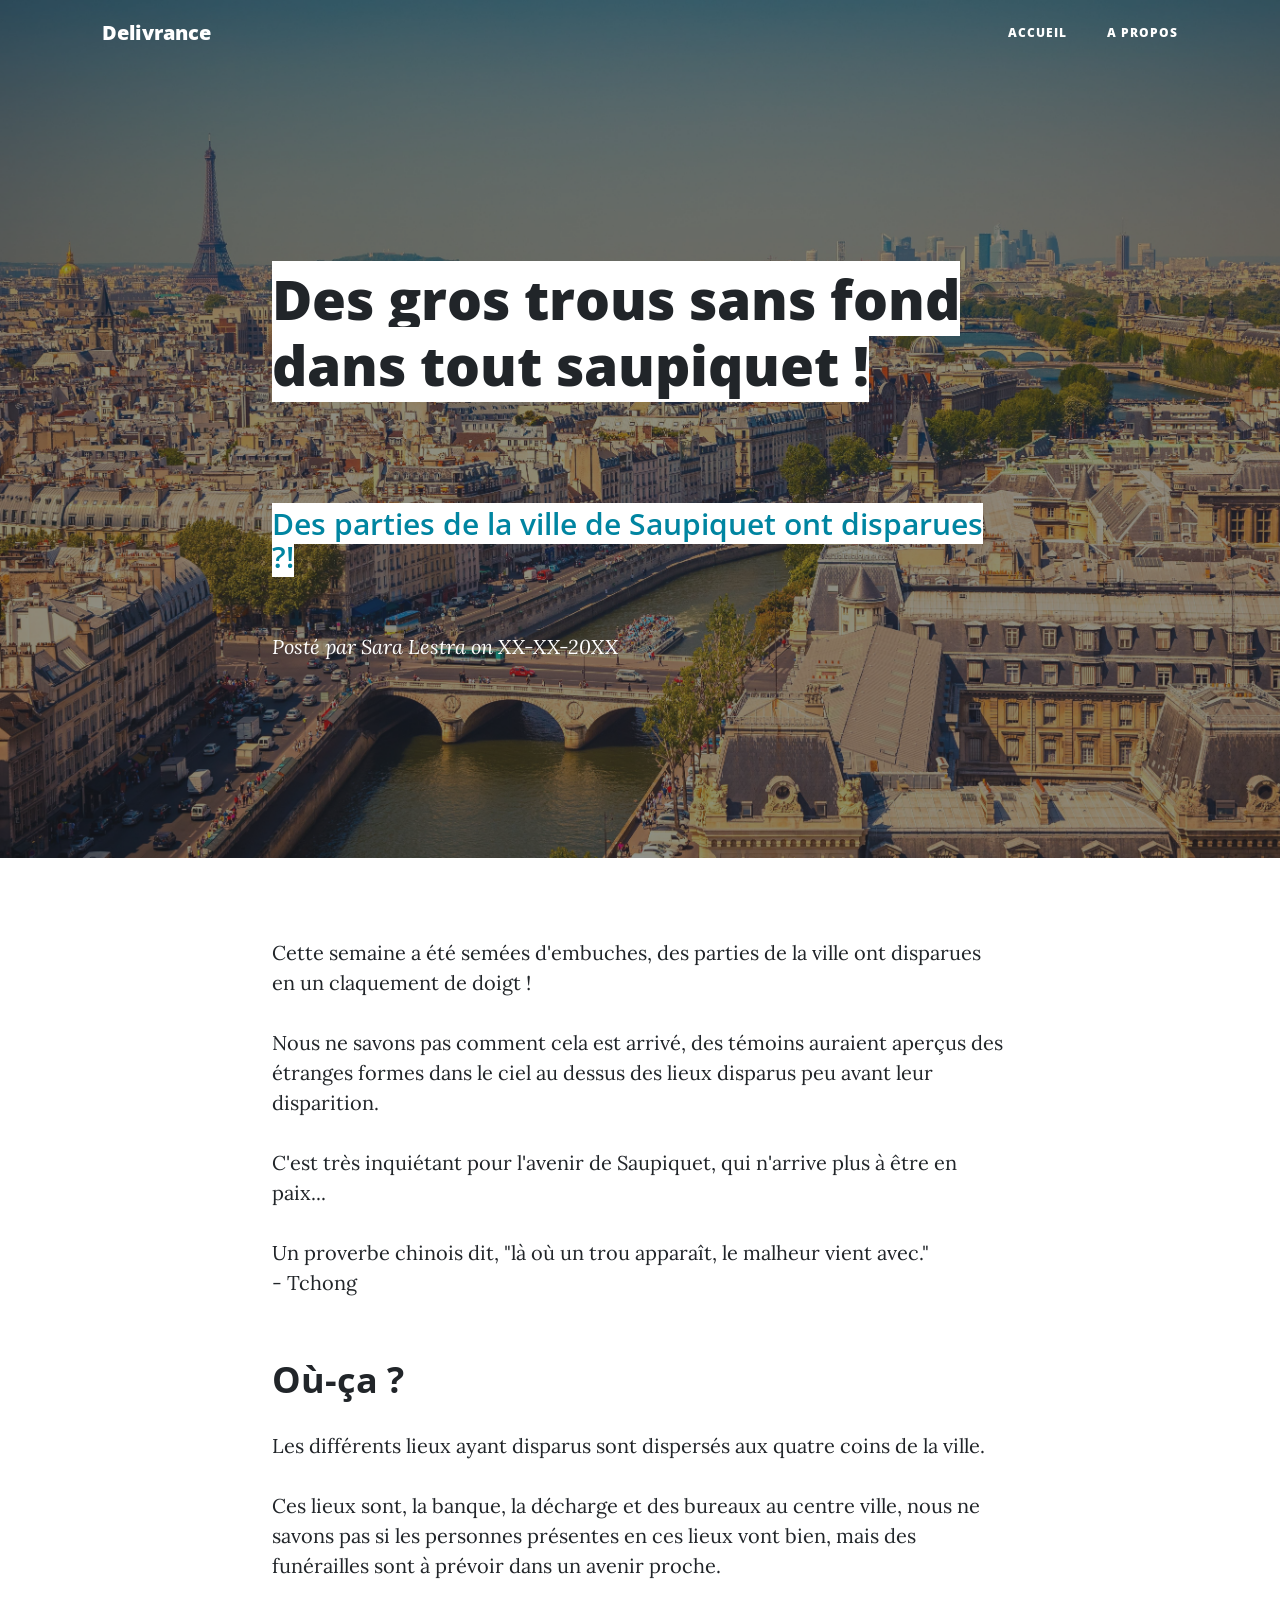
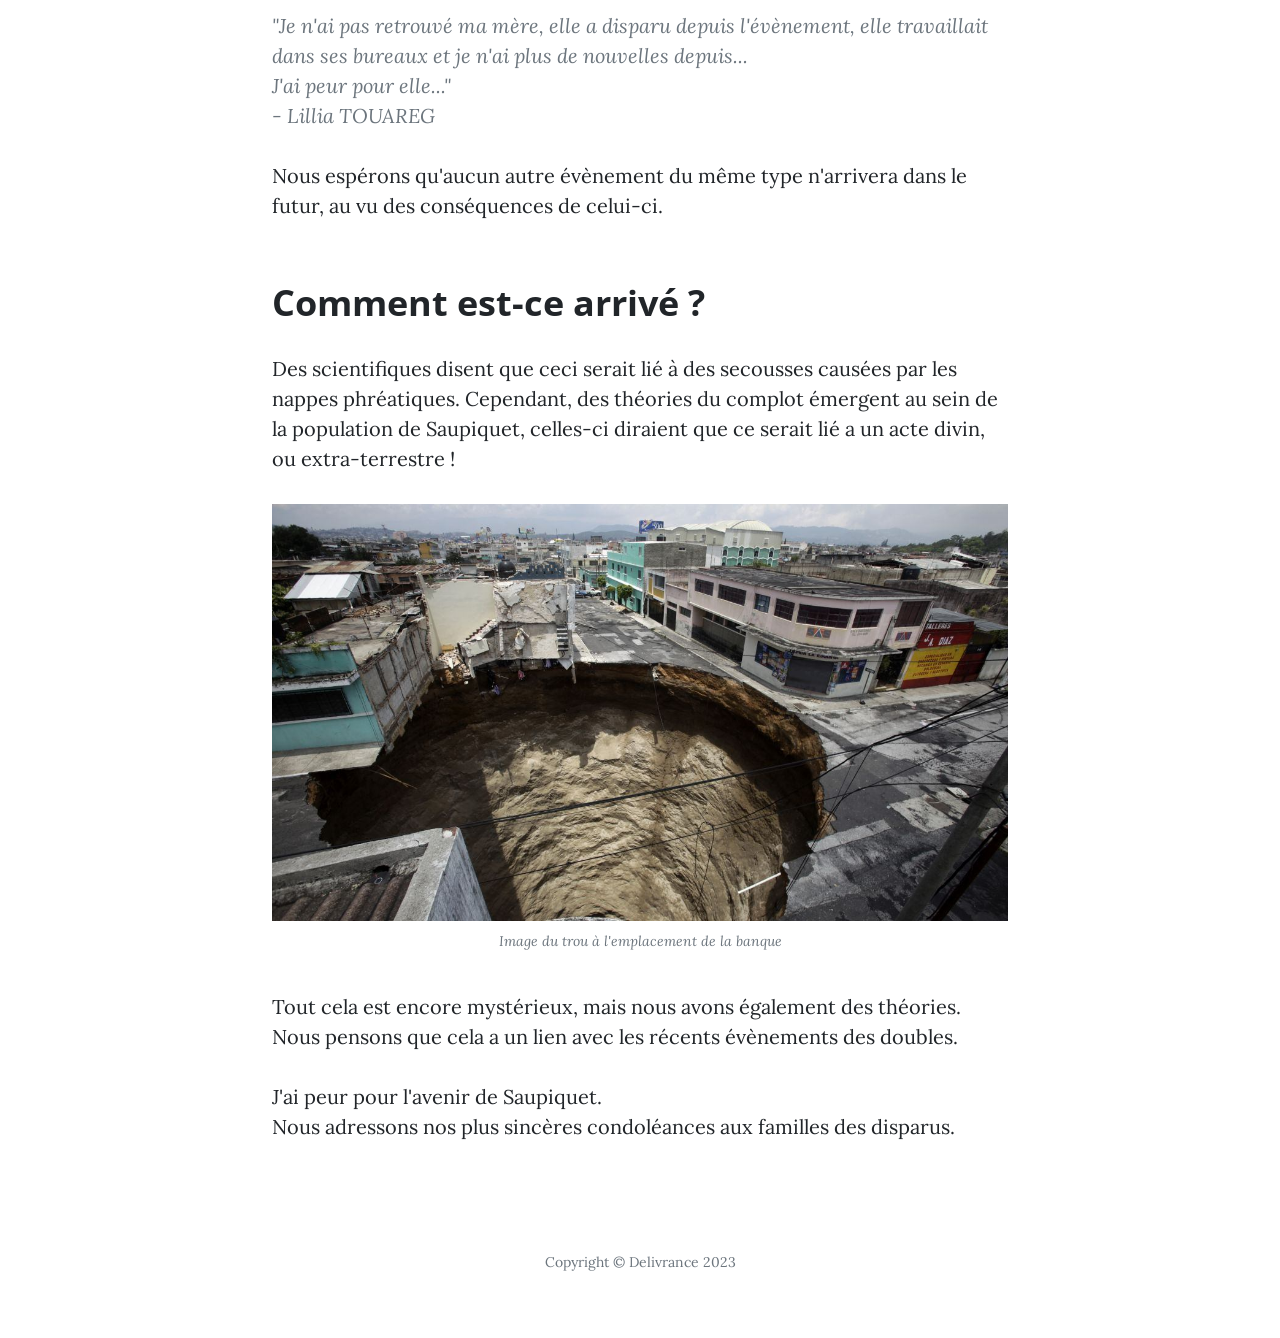
<file: post.html>
<!DOCTYPE html>
<html lang="en">
<head>
    <meta charset="utf-8">
    <meta name="viewport" content="width=device-width, initial-scale=1.0, shrink-to-fit=no">
    <title>Gros Trous Sans Fond à Saupiquet - Delivrance</title>
    <meta name="description" content="De mystérieux trous à Saupiquet">
    <link rel="stylesheet" href="assets/bootstrap/css/bootstrap.min.css">
    <link rel="stylesheet" href="https://fonts.googleapis.com/css?family=Open+Sans:300italic,400italic,600italic,700italic,800italic,400,300,600,700,800&amp;display=swap">
    <link rel="stylesheet" href="https://fonts.googleapis.com/css?family=Lora:400,700,400italic,700italic&amp;display=swap">
    <link rel="stylesheet" href="assets/fonts/font-awesome.min.css">
</head>

<body>
    <nav class="navbar navbar-light navbar-expand-lg fixed-top" id="mainNav">
        <div class="container"><a class="navbar-brand" href="index.html">Delivrance</a><button data-bs-toggle="collapse" data-bs-target="#navbarResponsive" class="navbar-toggler" aria-controls="navbarResponsive" aria-expanded="false" aria-label="Toggle navigation"><i class="fa fa-bars"></i></button>
            <div class="collapse navbar-collapse" id="navbarResponsive">
                <ul class="navbar-nav ms-auto">
                    <li class="nav-item"><a class="nav-link" href="index.html">Accueil</a></li>
                    <li class="nav-item"><a class="nav-link" href="about.html">A PROPOS</a></li>
                    <li class="nav-item"></li>
                </ul>
            </div>
        </div>
    </nav>
    <header class="masthead" style="background-image: url('assets/img/post-bg.jpg');">
        <div class="overlay"></div>
        <div class="container">
            <div class="row">
                <div class="col-md-10 col-lg-8 mx-auto position-relative">
                    <div class="post-heading">
                        <h1><br><strong><span style="color: rgb(33, 37, 41); background-color: rgb(255, 255, 255);">Des gros trous sans fond dans tout saupiquet !</span></strong><br><br></h1>
                        <h2 class="subheading"><br><span style="color: rgb(0, 133, 161); background-color: rgb(255, 255, 255);">Des parties de la ville de Saupiquet ont disparues ?!</span><br><br></h2><span class="meta">Posté par Sara Lestra&nbsp;on XX-XX-20XX</span>
                    </div>
                </div>
            </div>
        </div>
    </header>
    <article>
        <div class="container">
            <div class="row">
                <div class="col-md-10 col-lg-8 mx-auto">
                    <p>Cette semaine a été semées d'embuches, des parties de la ville ont disparues en un claquement de doigt !</p>
                    <p>Nous ne savons pas comment cela est arrivé, des témoins auraient aperçus des étranges formes dans le ciel au dessus des lieux disparus peu avant leur disparition.&nbsp;&nbsp;</p>
                    <p>C'est très inquiétant pour l'avenir de Saupiquet, qui n'arrive plus à être en paix...</p>
                    <p>Un proverbe chinois dit, "là où un trou apparaît, le malheur vient avec."&nbsp;<br>- Tchong</p>
                    <h2 class="section-heading">Où-ça ?</h2>
                    <p>Les différents lieux ayant disparus sont dispersés aux quatre coins de la ville.</p>
                    <p>Ces lieux sont, la banque, la décharge et des bureaux au centre ville, nous ne savons pas si les personnes présentes en ces lieux vont bien, mais des funérailles sont à prévoir dans un avenir proche.</p>
                    <figure>
                        <blockquote class="blockquote">
                            <p class="mb-0">"Je n'ai pas retrouvé ma mère, elle a disparu depuis l'évènement, elle travaillait dans ses bureaux et je n'ai plus de nouvelles depuis...<br>J'ai peur pour elle..."<br>- Lillia TOUAREG</p>
                        </blockquote>
                    </figure>
                    <p>Nous espérons qu'aucun autre évènement du même type n'arrivera dans le futur, au vu des conséquences de celui-ci.</p>
                    <h2 class="section-heading">Comment est-ce arrivé ?</h2>
                    <p>Des scientifiques disent que ceci serait lié à des secousses causées par les nappes phréatiques. Cependant, des théories du complot émergent au sein de la population de Saupiquet, celles-ci diraient que ce serait lié a un acte divin, ou extra-terrestre !</p><a href="#"><img class="img-fluid" src="assets/img/post-sample-image.jpg"></a><span class="text-muted caption">Image du trou à l'emplacement de la banque</span>
                    <p>Tout cela est encore mystérieux, mais nous avons également des théories.<br>Nous pensons que cela a un lien avec les récents évènements des doubles.</p>
                    <p>J'ai peur pour l'avenir de Saupiquet.<br>Nous adressons nos plus sincères condoléances aux familles des disparus.</p>
                </div>
            </div>
        </div>
    </article>
    <footer>
        <div class="container">
            <div class="row">
                <div class="col-md-10 col-lg-8 mx-auto">
                    <p class="text-muted copyright">Copyright&nbsp;©&nbsp;Delivrance 2023</p>
                </div>
            </div>
        </div>
    </footer>
    <script src="assets/bootstrap/js/bootstrap.min.js"></script>
    <script src="assets/js/clean-blog.js"></script>
</body>

</html>
</file>
